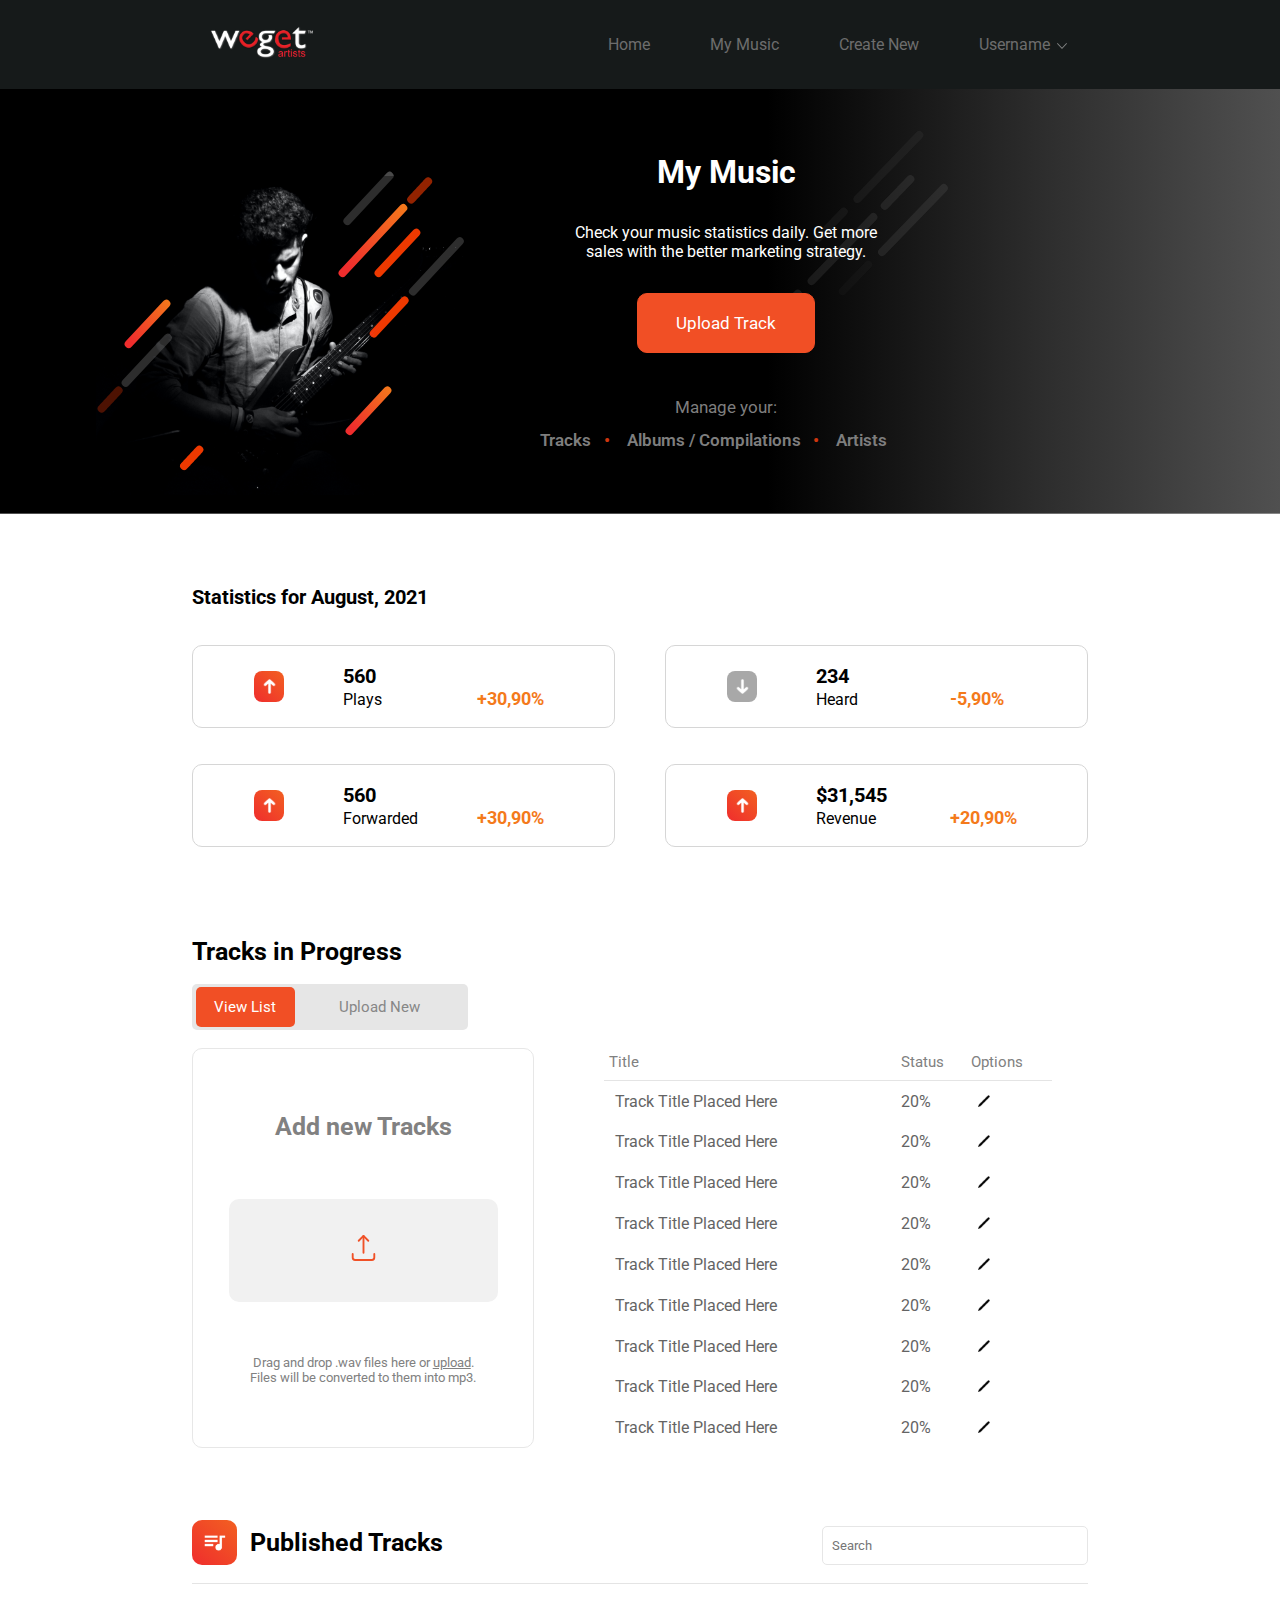
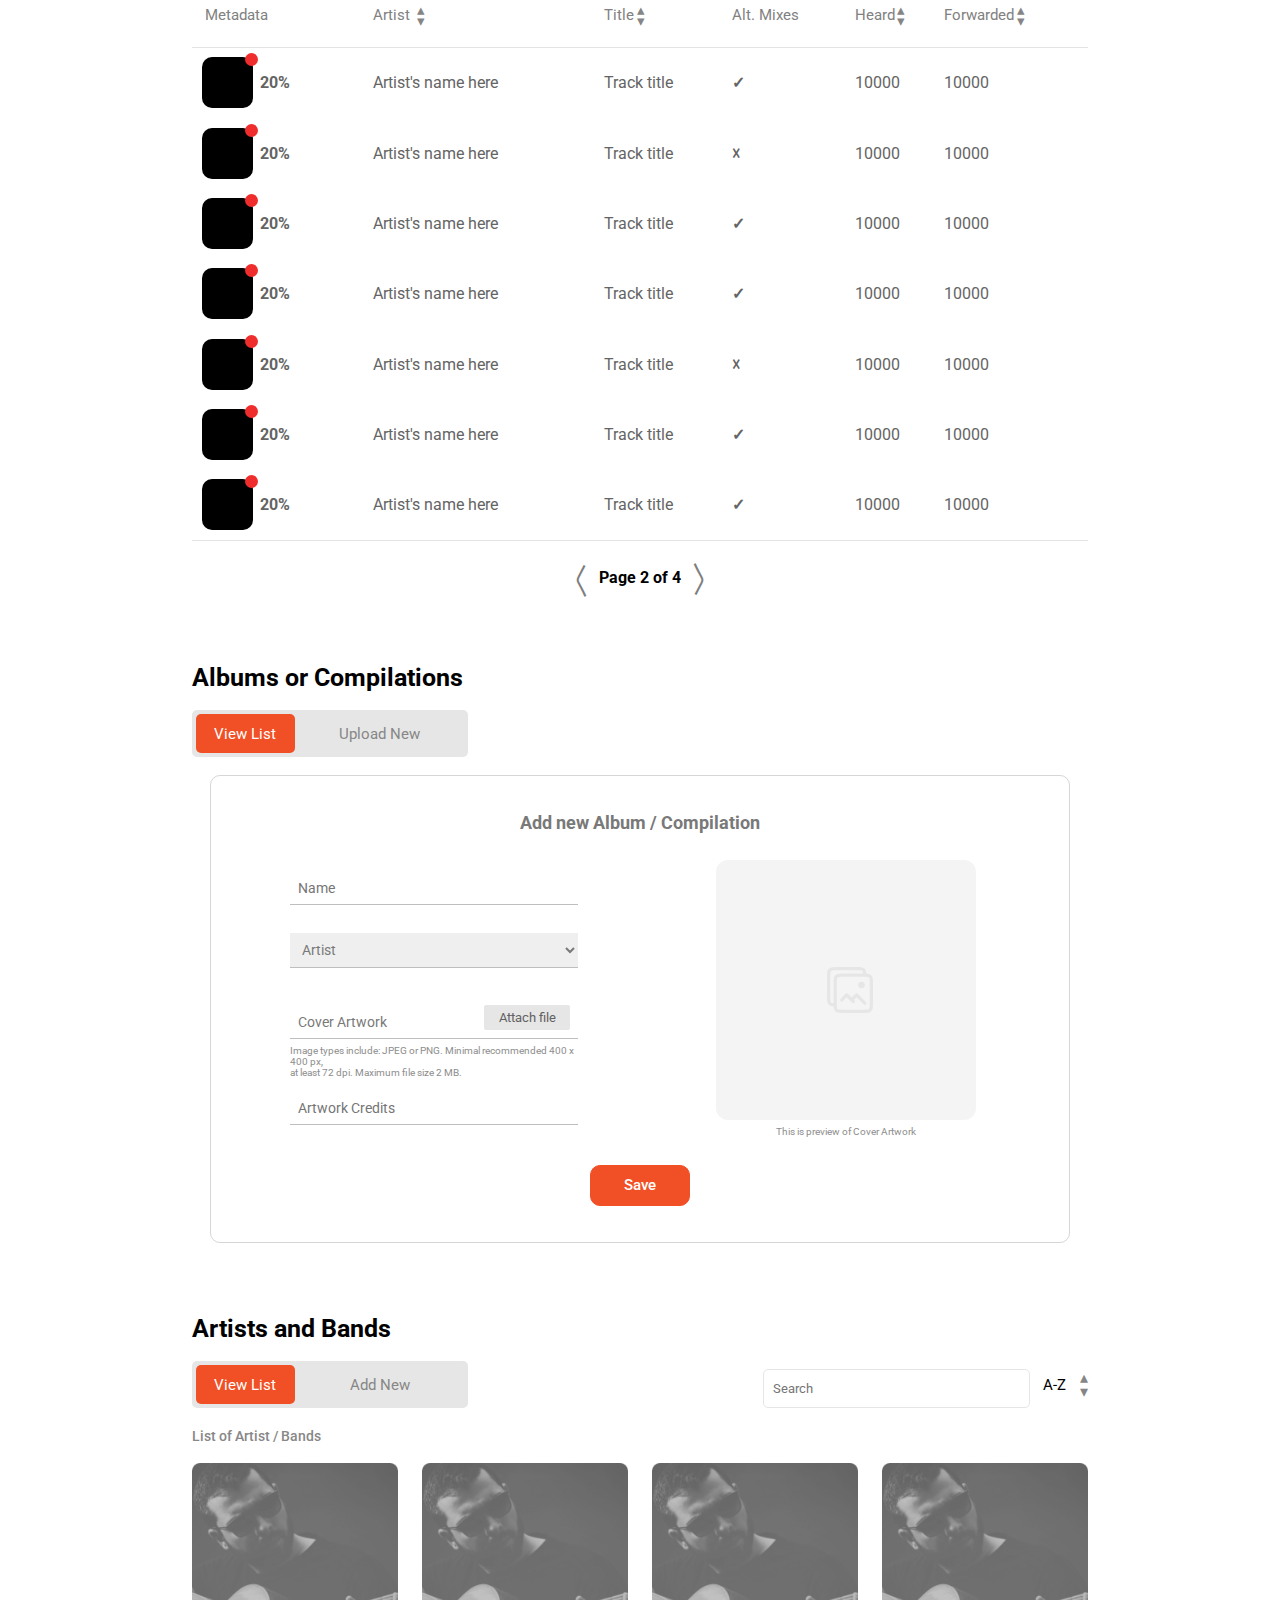
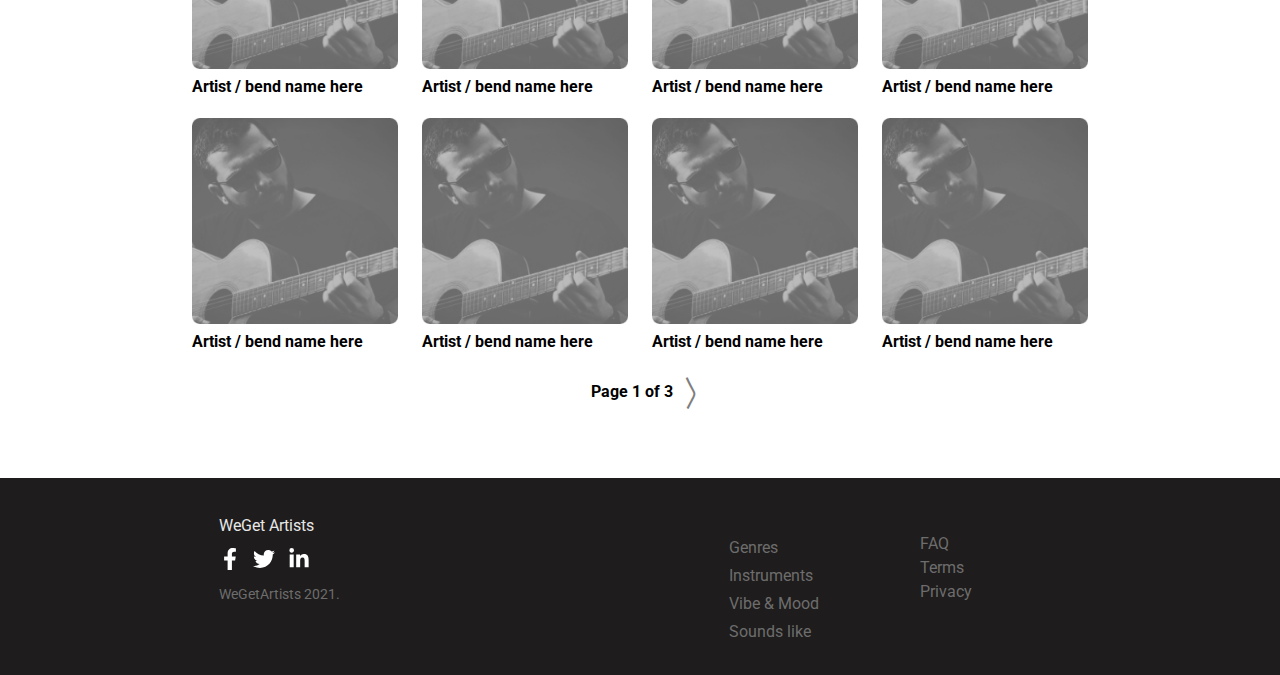
<file: create-new.html>
<!DOCTYPE html>
<html lang="en">
<head>
    <meta charset="UTF-8">
    <meta http-equiv="X-UA-Compatible" content="IE=edge">
    <meta name="viewport" content="width=device-width, initial-scale=1.0">
    <link rel="stylesheet" href="./assets/css/index.css">
    <link rel="preconnect" href="https://fonts.googleapis.com">
    <link rel="preconnect" href="https://fonts.gstatic.com" crossorigin>
    <link href="https://fonts.googleapis.com/css2?family=Roboto:wght@300;400;500&display=swap" rel="stylesheet">
    <title>Create New</title>
</head>
<body>

    <header>

        <div id="HeaderWrapp">

            <div>
                <img src="./assets/images/logo.png" alt="wegetartists" />
            </div>
            
            <nav>

                <div><a href="./index.html">Home</a></div>
                <div><a href="./my-music.html">My Music</a></div>
                <div><a href="./create-new.html">Create New</a></div>
                
                <div id="Dropdown">

                    <div class="DropdownMenu">
                        <a href="#">Username</a>
                        <span><img src="./assets/images/icons/down_arrow_icon.png" alt="arrow down" /></span>
                    </div>

                    <div class="DropdownLinks">
                        <a href="#">My profile</a>
                        <a href="#">Logout</a>
                    </div>

                </div>

            </nav>

            <div class="MobNavIcon" onclick="navBar()">
                <img src="./assets/images/icons/hamb.svg" alt="mob-nav" />
            </div>
            
            <nav id="MobNav">

                <div><a href="./index.html">Home</a></div>
                <div><a href="./my-music.html">My Music</a></div>
                <div><a href="./create-new.html">Create New</a></div>
                
                <div id="Dropdown">

                    <div class="DropdownMenu">
                        <a href="#">Username</a>
                        <span><img src="./assets/images/icons/down_arrow_icon.png" alt="arrow down" /></span>
                    </div>

                    <div class="DropdownLinks">
                        <a href="#">My profile</a>
                        <a href="#">Logout</a>
                    </div>

                </div>

            </nav>

        </div>

    </header>

    <main>

        <div id="MainHeader">

            <div></div>

            <div>

                <h1>My Music</h1>
                <p>Check your music statistics daily. Get more <br /> sales with the better marketing strategy.</p>

                <button>Upload Track</button>

                <div>
                    <h4>Manage your:</h4>
                    <div>
                        <span>Tracks</span>
                        <span>Albums / Compilations</span>
                        <span>Artists</span>
                    </div>
                </div>

            </div>

        </div>

        <div id="Wrapper">

            <div class="Container">
                <h3>Statistics for August, 2021</h3>

                <div id="Wrapper-col-1">

                    <div class="Statistics">
                        <div class="StatisticsArrow">
                            <div><img src="./assets/images/arrow.png" alt="Arrow" /></div>
                        </div>
                        <div>
                            <h3>560</h3>
                            <p>Plays</p>
                        </div>
                        <div>+30,90%</div>
                    </div>

                    <div class="Statistics">
                        <div class="StatisticsArrow">
                            <div><img src="./assets/images/arrow.png" alt="Arrow" /></div>
                        </div>
                        <div>
                            <h3>234</h3>
                            <p>Heard</p>
                        </div>
                        <div>-5,90%</div>
                    </div>

                    <div class="Statistics">
                        <div class="StatisticsArrow">
                            <div><img src="./assets/images/arrow.png" alt="Arrow" /></div>
                        </div>
                        <div>
                            <h3>560</h3>
                            <p>Forwarded</p>
                        </div>
                        <div>+30,90%</div>
                    </div>

                    <div class="Statistics">
                        <div class="StatisticsArrow">
                            <div><img src="./assets/images/arrow.png" alt="Arrow" /></div>
                        </div>
                        <div>
                            <h3>$31,545</h3>
                            <p>Revenue</p>
                        </div>
                        <div>+20,90%</div>
                    </div>

                </div>
                
            </div>

            <div class="Container">

                <h3>Tracks in Progress</h3>

                <div id="InputWrapp">

                    <div>
                        <div class="Toggle">
                            <div>View List</div>
                            <div>Upload New</div>
                        </div>
                    </div>

                    <div></div>

                </div>

                <div id="AddNewTracksWrapp">

                    <div id="AddNewTracks">

                        <div><h3>Add new Tracks</h3></div>

                        <div>
                            <img src="./assets/images/icons/upload.svg" alt="upload" />
                        </div>

                        <div><p>Drag and drop .wav files here or <label style="text-decoration: underline;">upload</label>. <br /> Files will be converted to them into mp3.</p></div>

                    </div>

                    <div id="AddNewTracksUploaded">

                        <div class="TableContainer">
                            <table>
                                <thead>
                                    <tr>
                                        <th>Title</th>
                                        <th>Status</th>
                                        <th>Options</th>
                                    </tr>
                                </thead>
                                <tbody>
                                    <tr>
                                        <td>Track Title Placed Here</td>
                                        <td>20%</td>
                                        <td class="Edit">
                                            <div>Edit</div>
                                            <div><img src="./assets/images/icons/pen.png" alt="edit" /></div>
                                        </td>
                                    </tr>
                                    <tr>
                                        <td>Track Title Placed Here</td>
                                        <td>20%</td>
                                        <td class="Edit">
                                            <div>Edit</div>
                                            <div><img src="./assets/images/icons/pen.png" alt="edit" /></div>
                                        </td>
                                    </tr>
                                    <tr>
                                        <td>Track Title Placed Here</td>
                                        <td>20%</td>
                                        <td class="Edit">
                                            <div>Edit</div>
                                            <div><img src="./assets/images/icons/pen.png" alt="edit" /></div>
                                        </td>
                                    </tr>
                                    <tr>
                                        <td>Track Title Placed Here</td>
                                        <td>20%</td>
                                        <td class="Edit">
                                            <div>Edit</div>
                                            <div><img src="./assets/images/icons/pen.png" alt="edit" /></div>
                                        </td>
                                    </tr>
                                    <tr>
                                        <td>Track Title Placed Here</td>
                                        <td>20%</td>
                                        <td class="Edit">
                                            <div>Edit</div>
                                            <div><img src="./assets/images/icons/pen.png" alt="edit" /></div>
                                        </td>
                                    </tr>
                                    <tr>
                                        <td>Track Title Placed Here</td>
                                        <td>20%</td>
                                        <td class="Edit">
                                            <div>Edit</div>
                                            <div><img src="./assets/images/icons/pen.png" alt="edit" /></div>
                                        </td>
                                    </tr>
                                    <tr>
                                        <td>Track Title Placed Here</td>
                                        <td>20%</td>
                                        <td class="Edit">
                                            <div>Edit</div>
                                            <div><img src="./assets/images/icons/pen.png" alt="edit" /></div>
                                        </td>
                                    </tr>
                                    <tr>
                                        <td>Track Title Placed Here</td>
                                        <td>20%</td>
                                        <td class="Edit">
                                            <div>Edit</div>
                                            <div><img src="./assets/images/icons/pen.png" alt="edit" /></div>
                                        </td>
                                    </tr>
                                    <tr>
                                        <td>Track Title Placed Here</td>
                                        <td>20%</td>
                                        <td class="Edit">
                                            <div>Edit</div>
                                            <div><img src="./assets/images/icons/pen.png" alt="edit" /></div>
                                        </td>
                                    </tr>
                                    <tr>
                                        <td>Track Title Placed Here</td>
                                        <td>20%</td>
                                        <td class="Edit">
                                            <div>Edit</div>
                                            <div><img src="./assets/images/icons/pen.png" alt="edit" /></div>
                                        </td>
                                    </tr>
                                    <tr>
                                        <td>Track Title Placed Here</td>
                                        <td>20%</td>
                                        <td class="Edit">
                                            <div>Edit</div>
                                            <div><img src="./assets/images/icons/pen.png" alt="edit" /></div>
                                        </td>
                                    </tr>
                                    <tr>
                                        <td>Track Title Placed Here</td>
                                        <td>20%</td>
                                        <td class="Edit">
                                            <div>Edit</div>
                                            <div><img src="./assets/images/icons/pen.png" alt="edit" /></div>
                                        </td>
                                    </tr>
                                    <tr>
                                        <td>Track Title Placed Here</td>
                                        <td>20%</td>
                                        <td class="Edit">
                                            <div>Edit</div>
                                            <div><img src="./assets/images/icons/pen.png" alt="edit" /></div>
                                        </td>
                                    </tr>
                                    <tr>
                                        <td>Track Title Placed Here</td>
                                        <td>20%</td>
                                        <td class="Edit">
                                            <div>Edit</div>
                                            <div><img src="./assets/images/icons/pen.png" alt="edit" /></div>
                                        </td>
                                    </tr>
                                    <tr>
                                        <td>Track Title Placed Here</td>
                                        <td>20%</td>
                                        <td class="Edit">
                                            <div>Edit</div>
                                            <div><img src="./assets/images/icons/pen.png" alt="edit" /></div>
                                        </td>
                                    </tr>
                                    <tr>
                                        <td>Track Title Placed Here</td>
                                        <td>20%</td>
                                        <td class="Edit">
                                            <div>Edit</div>
                                            <div><img src="./assets/images/icons/pen.png" alt="edit" /></div>
                                        </td>
                                    </tr>
                                    <tr>
                                        <td>Track Title Placed Here</td>
                                        <td>20%</td>
                                        <td class="Edit">
                                            <div>Edit</div>
                                            <div><img src="./assets/images/icons/pen.png" alt="edit" /></div>
                                        </td>
                                    </tr>
                                    <tr>
                                        <td>Track Title Placed Here</td>
                                        <td>20%</td>
                                        <td class="Edit">
                                            <div>Edit</div>
                                            <div><img src="./assets/images/icons/pen.png" alt="edit" /></div>
                                        </td>
                                    </tr>
                                </tbody>
                            </table>
                        </div>
    
                    </div>

                </div>



            </div>

            <div class="Container">

                <div id="Wrapper-col-3">

                    <div id="InputWrapp">

                        <div id="HeaderNImg">
                            <div><img src="assets/images/music-icon.png" alt="Published Tracks"/></div>
                            <h3>Published Tracks</h3>
                        </div>

                        <div><input type="text" placeholder="Search" /></div>

                    </div>

                    <div class="TableContainer">

                            <table>
                            
                                <thead>
                                    <th>Metadata</th>
                                    <th>
                                        <div>
                                            <p>Artist</p>
                                            <div class="TableArrows">
                                                <div>▴</div>
                                                <div>▾</div>
                                            </div>
                                        </div>
                                    </th>
                                    <th>
                                        <div>
                                            <p>Title</p>
                                            <div class="TableArrows">
                                                <div>▴</div>
                                                <div>▾</div>
                                            </div>
                                        </div>
                                    </th>
                                    <th>Alt. Mixes</th>
                                    <th>
                                        <div>
                                            <p>Heard</p>
                                            <div class="TableArrows">
                                                <div>▴</div>
                                                <div>▾</div>
                                            </div>
                                        </div>
                                    </th>
                                    <th>
                                        <div>
                                            <p>Forwarded</p>
                                            <div class="TableArrows">
                                                <div>▴</div>
                                                <div>▾</div>
                                            </div>
                                        </div>
                                    </th>
                                    <th>
                                        <div>
                                            <p>Listens</p>
                                            <div class="TableArrows">
                                                <div>▴</div>
                                                <div>▾</div>
                                            </div>
                                        </div>
                                    </th>
                                    <th>
                                        <div>
                                            <p>Plays</p>
                                            <div class="TableArrows">
                                                <div>▴</div>
                                                <div>▾</div>
                                            </div>
                                        </div>
                                    </th>
                                    <th>
                                        <div>
                                            <p>Revenue</p>
                                            <div class="TableArrows">
                                                <div>▴</div>
                                                <div>▾</div>
                                            </div>
                                        </div>
                                    </th>
                                    <th>Options</th>
                                </thead>

                                <tbody>
                                    <tr>
                                        <td>
                                            <div class="Metadata">
                                                <div></div>
                                            </div>
                                            <span>20%</span>
                                        </td>
                                        <td>Artist's name here</td>
                                        <td>Track title</td>
                                        <td>✓</td>
                                        <td>10000</td>
                                        <td>10000</td>
                                        <td>10000</td>
                                        <td>10000</td>
                                        <td>$100,000,000</td>
                                        <td>•••</td>
                                    </tr>
                                    <tr>
                                        <td>
                                            <div class="Metadata">
                                                <div></div>
                                            </div>
                                            <span>20%</span>
                                        </td>
                                        <td>Artist's name here</td>
                                        <td>Track title</td>
                                        <td>☓</td>
                                        <td>10000</td>
                                        <td>10000</td>
                                        <td>10000</td>
                                        <td>10000</td>
                                        <td>$100,000,000</td>
                                        <td>•••</td>
                                    </tr>
                                    <tr>
                                        <td>
                                            <div class="Metadata">
                                                <div></div>
                                            </div>
                                            <span>20%</span>
                                        </td>
                                        <td>Artist's name here</td>
                                        <td>Track title</td>
                                        <td>✓</td>
                                        <td>10000</td>
                                        <td>10000</td>
                                        <td>10000</td>
                                        <td>10000</td>
                                        <td>$100,000,000</td>
                                        <td>•••</td>
                                    </tr>
                                    <tr>
                                        <td>
                                            <div class="Metadata">
                                                <div></div>
                                            </div>
                                            <span>20%</span>
                                        </td>
                                        <td>Artist's name here</td>
                                        <td>Track title</td>
                                        <td>✓</td>
                                        <td>10000</td>
                                        <td>10000</td>
                                        <td>10000</td>
                                        <td>10000</td>
                                        <td>$100,000,000</td>
                                        <td>•••</td>
                                    </tr>
                                    <tr>
                                        <td>
                                            <div class="Metadata">
                                                <div></div>
                                            </div>
                                            <span>20%</span>
                                        </td>
                                        <td>Artist's name here</td>
                                        <td>Track title</td>
                                        <td>☓</td>
                                        <td>10000</td>
                                        <td>10000</td>
                                        <td>10000</td>
                                        <td>10000</td>
                                        <td>$100,000,000</td>
                                        <td>•••</td>
                                    </tr>
                                    <tr>
                                        <td>
                                            <div class="Metadata">
                                                <div></div>
                                            </div>
                                            <span>20%</span>
                                        </td>
                                        <td>Artist's name here</td>
                                        <td>Track title</td>
                                        <td>✓</td>
                                        <td>10000</td>
                                        <td>10000</td>
                                        <td>10000</td>
                                        <td>10000</td>
                                        <td>$100,000,000</td>
                                        <td>•••</td>
                                    </tr>
                                    <tr>
                                        <td>
                                            <div class="Metadata">
                                                <div></div>
                                            </div>
                                            <span>20%</span>
                                        </td>
                                        <td>Artist's name here</td>
                                        <td>Track title</td>
                                        <td>✓</td>
                                        <td>10000</td>
                                        <td>10000</td>
                                        <td>10000</td>
                                        <td>10000</td>
                                        <td>$100,000,000</td>
                                        <td>•••</td>
                                    </tr>
                                </tbody>
                            
                            </table>

                    </div>

                    <div class="PageNum">
                        <span>〱</span>
                        Page 2 of 4
                        <span>〱</span>
                    </div>

                </div>

            </div>

            <div class="Container">

                <h3>Albums or Compilations</h3>

                <div id="InputWrapp">

                    <div>
                        <div class="Toggle">
                            <div>View List</div>
                            <div>Upload New</div>
                        </div>
                    </div>

                    <div></div>

                </div>

                <div id="UploadAlbumWrapp">

                    <h4>Add new Album / Compilation</h4>

                    <div>

                        <div class="UploadAlbum">

                            <form>

                                <div>
                                    <input type="text" placeholder="Name" />
                                </div>

                                <div>
                                    <select>
                                        <optgroup>
                                            <option value="" selected disabled hidden>Artist</option>
                                            <option value="">Artist 1</option>
                                            <option value="">Artist 2</option>
                                            <option value="">Artist 3</option>
                                        </optgroup>
                                    </select>
                                </div>

                                <div class="AttachFile">
                                    <div>Cover Artwork</div>
                                    <button>Attach file</button>
                                </div>

                                <span>Image types include: JPEG or PNG. Minimal recommended 400 x 400 px, <br /> at least 72 dpi. Maximum file size 2 MB.</span>

                                <div>
                                    <input type="text" placeholder="Artwork Credits" />
                                </div>

                            </form>

                        </div>

                        <div class="ImgPreview">
                            <div class="UploadedImg"><img src="./assets/images/upload-img.svg" alt="UploadedImg" /></div>
                            <span>This is preview of Cover Artwork</span>
                        </div>

                    </div>

                    <button>Save</button>

                </div>

            </div>

            <div class="Container">

                <h3>Artists and Bands</h3>

                <div id="InputWrapp">

                    <div>
                        <div class="Toggle">
                            <div>View List</div>
                            <div>Add New</div>
                        </div>
                    </div>

                    <div>
                        <input type="text" placeholder="Search" />
                        <div id="ArrowsSearch">
                            <p>A-Z</p>
                            <div class="TableArrows">
                                <div>▴</div>
                                <div>▾</div>
                            </div>
                        </div>
                    </div>

                </div>

                <span class="CompilationsSpan">List of Artist / Bands</span>

                <div id="Compilations">

                    <div class="Compilation">
                        <img src="./assets/images/artist.png" alt="Compilation" />
                        <h4>Artist / bend name here</h4>
                    </div>

                    <div class="Compilation">
                        <img src="./assets/images/artist.png" alt="Compilation" />
                        <h4>Artist / bend name here</h4>
                    </div>

                    <div class="Compilation">
                        <img src="./assets/images/artist.png" alt="Compilation" />
                        <h4>Artist / bend name here</h4>
                    </div>

                    <div class="Compilation">
                        <img src="./assets/images/artist.png" alt="Compilation" />
                        <h4>Artist / bend name here</h4>
                    </div>

                </div>

                <div id="Compilations">

                    <div class="Compilation">
                        <img src="./assets/images/artist.png" alt="Compilation" />
                        <h4>Artist / bend name here</h4>
                    </div>

                    <div class="Compilation">
                        <img src="./assets/images/artist.png" alt="Compilation" />
                        <h4>Artist / bend name here</h4>
                    </div>

                    <div class="Compilation">
                        <img src="./assets/images/artist.png" alt="Compilation" />
                        <h4>Artist / bend name here</h4>
                    </div>

                    <div class="Compilation">
                        <img src="./assets/images/artist.png" alt="Compilation" />
                        <h4>Artist / bend name here</h4>
                    </div>

                </div>

                <div class="PageNum">
                    <span style="color: #d4d4d4;"></span>
                    Page 1 of 3
                    <span>〱</span>
                </div>

            </div> 

        </div>
    
    </main>
        
    <footer>

        <div id="FooterWrapp">

            <div>

                <div style="color: #e7e7e7;">WeGet Artists</div>

                <div style="margin: 3% 0%;">
                    <img src="./assets/images/icons/icon-fa-fb.svg" alt="Facebook"/>
                    <img src="./assets/images/icons/icon-fa-twitter.svg" alt="Twitter"/>
                    <img src="./assets/images/icons/icon-fa-linkedin.svg" alt="LinkedIn"/>
                </div>

                <div style="color: #6d6d6d; font-size: 14px;">WeGetArtists 2021.</div>

            </div>

            <div id="FooterLinks">

                <div>
                    <a href="#">Genres</a>
                    <a href="#">Instruments</a>
                    <a href="#">Vibe & Mood</a>
                    <a href="#">Sounds like</a>
                </div>

                <div>
                    <a href="#">FAQ</a>
                    <a href="#">Terms</a>
                    <a href="#">Privacy</a>
                </div>

            </div>

        </div>

    </footer>
    
    <script src="./assets/js/nav.js"></script>
</body>
</html>
</file>
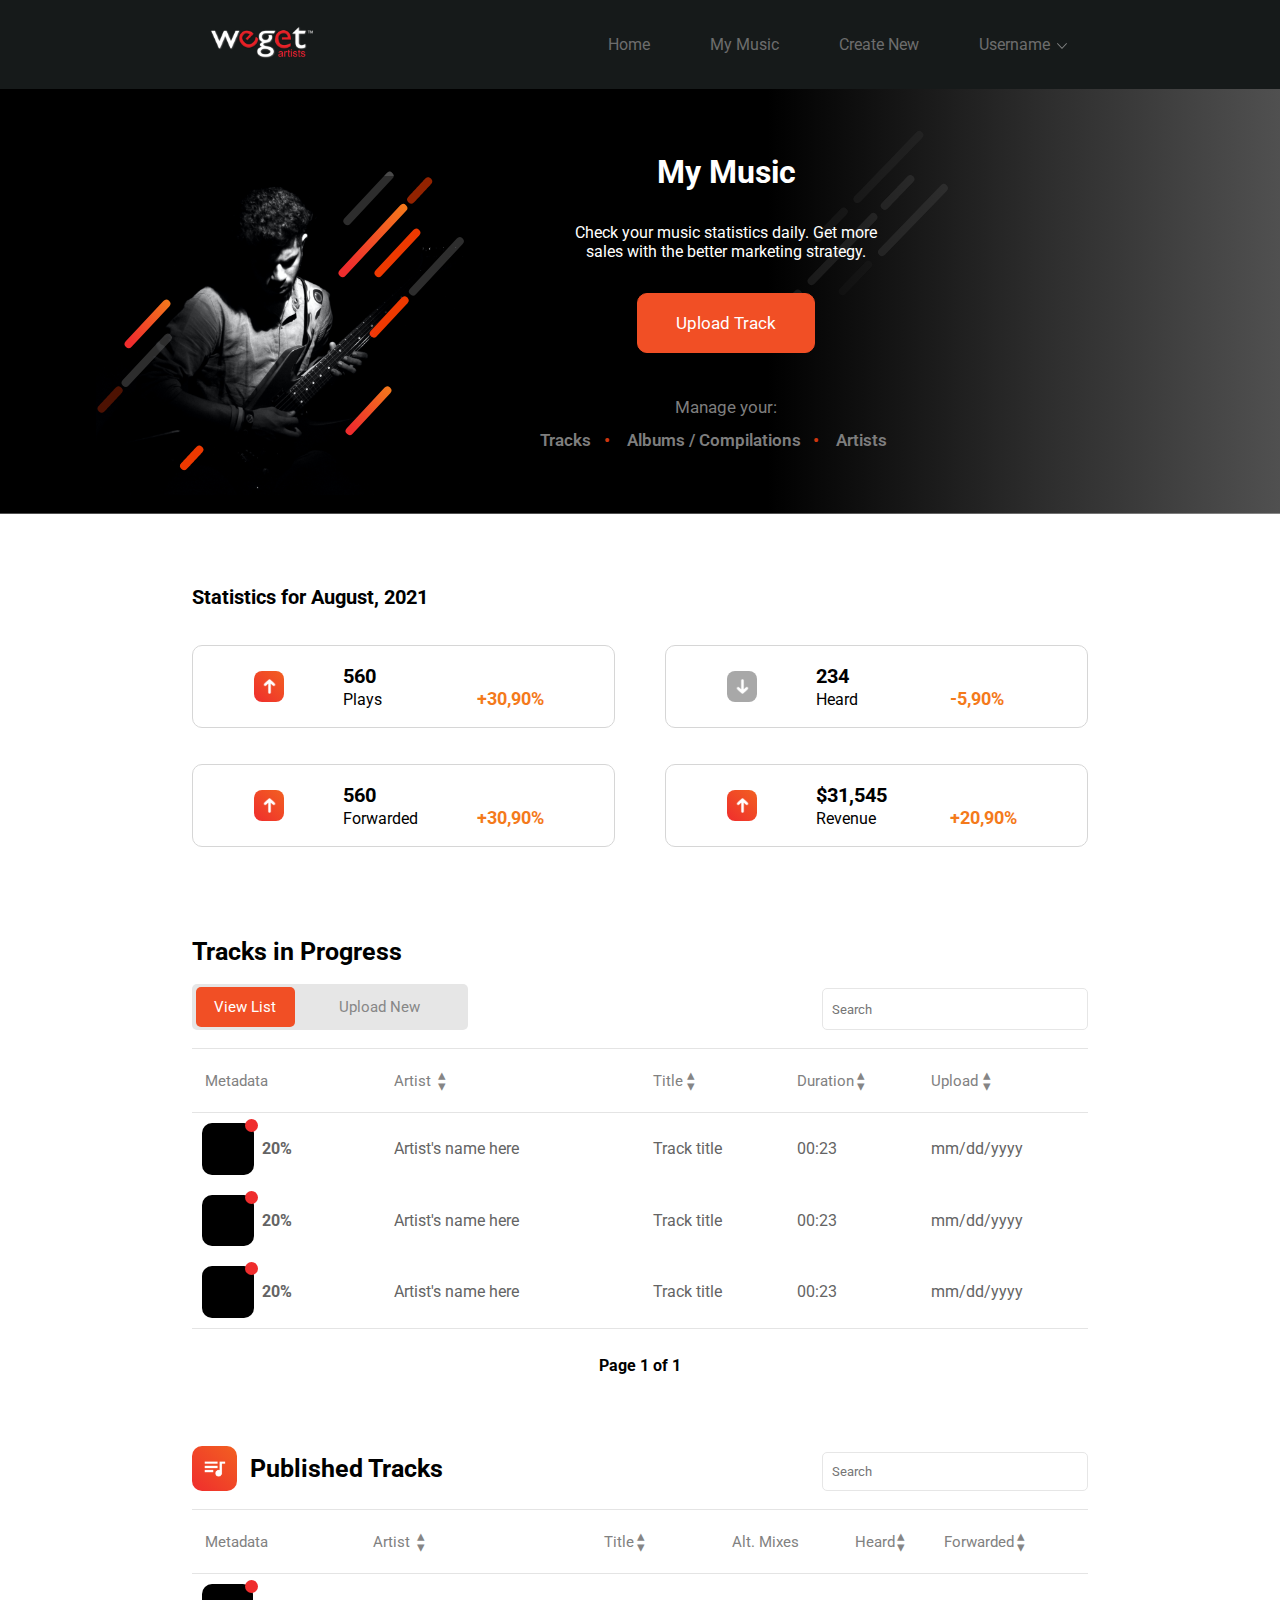
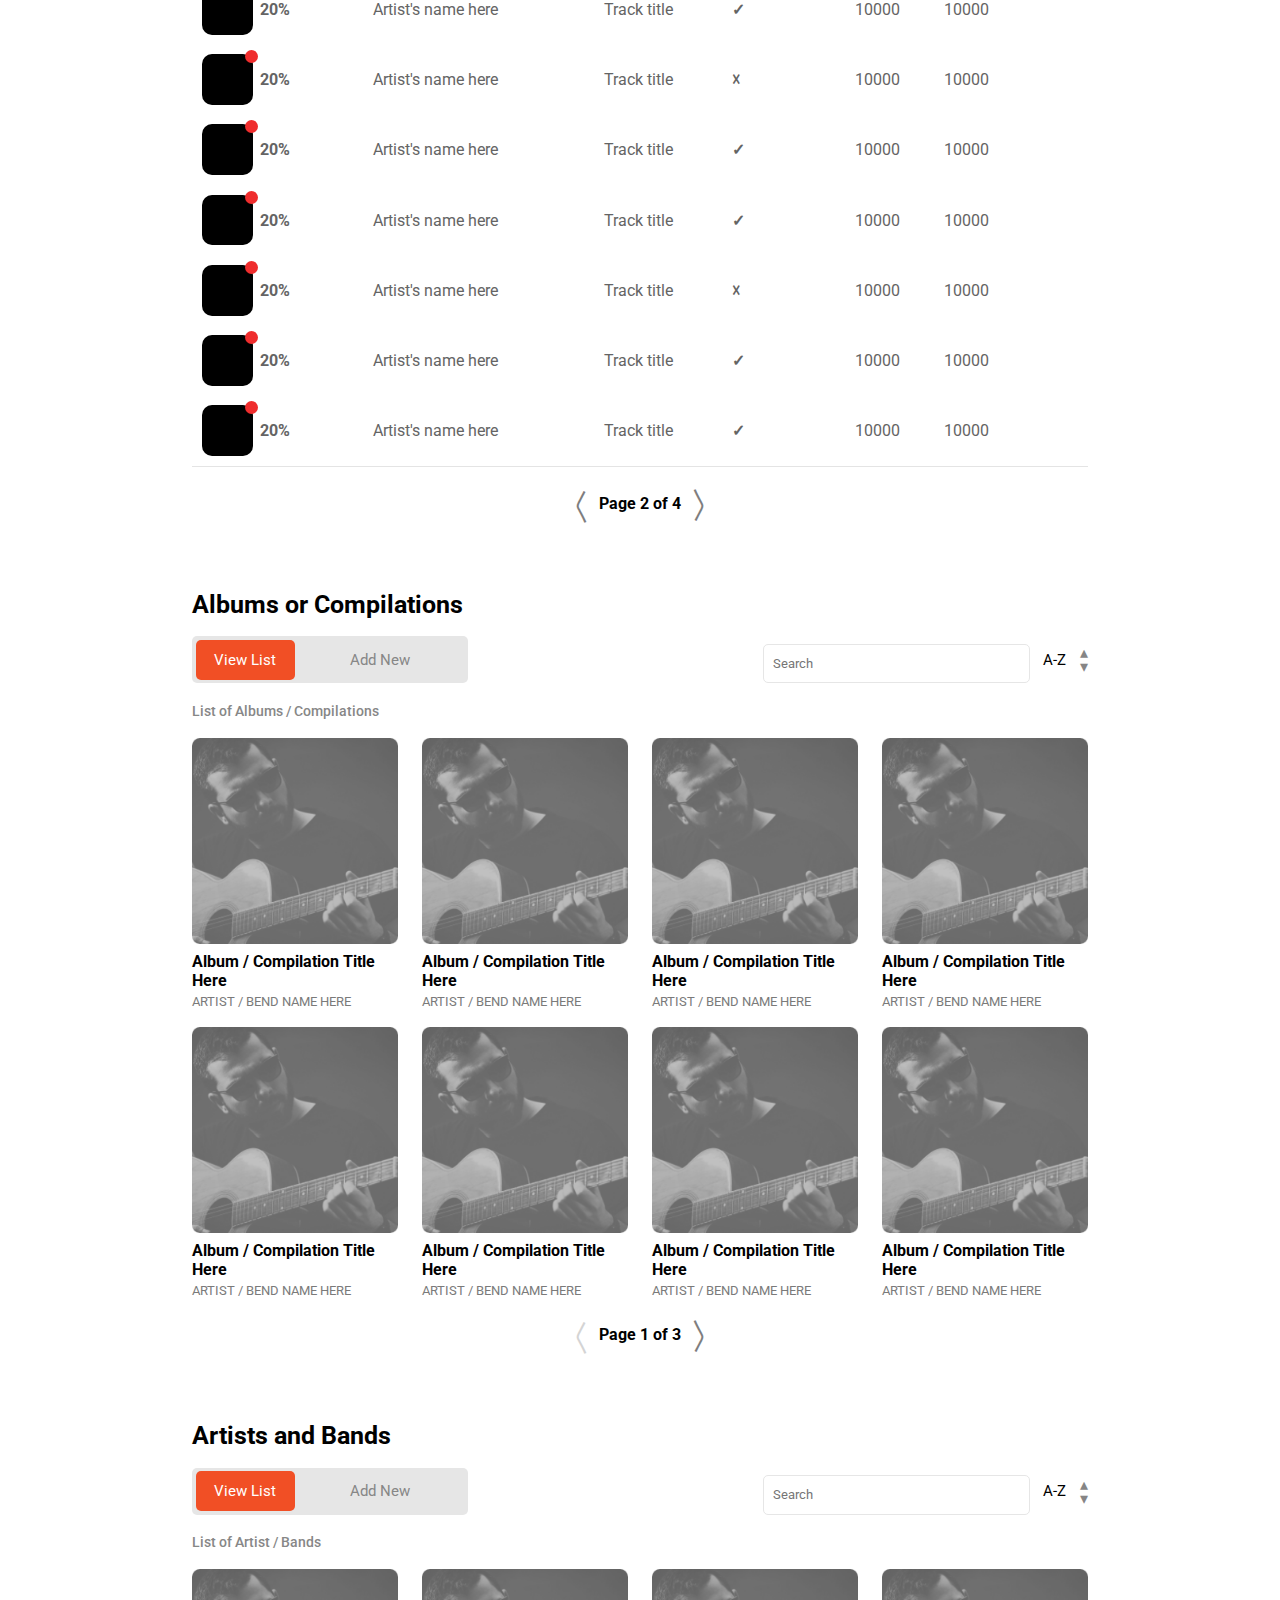
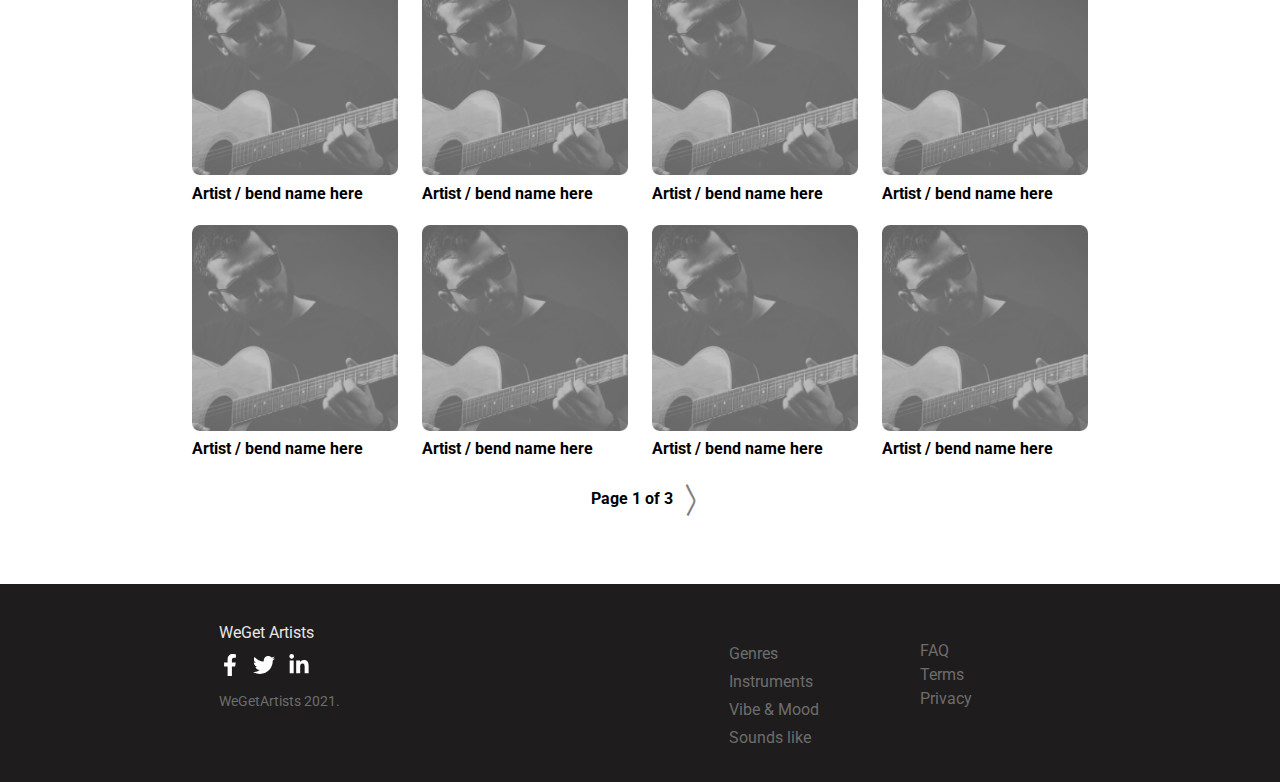
<file: my-music.html>
<!DOCTYPE html>
<html>
<head>
    <meta charset="UTF-8">
    <meta http-equiv="X-UA-Compatible" content="IE=edge">
    <meta name="viewport" content="width=device-width, initial-scale=1.0">
    <link rel="stylesheet" href="./assets/css/index.css">
    <link rel="preconnect" href="https://fonts.googleapis.com">
    <link rel="preconnect" href="https://fonts.gstatic.com" crossorigin>
    <link href="https://fonts.googleapis.com/css2?family=Roboto:wght@300;400;500&display=swap" rel="stylesheet">
    <title>My Music</title>
</head>
<body>

    <header>

        <div id="HeaderWrapp">

            <div>
                <img src="./assets/images/logo.png" alt="wegetartists" />
            </div>
            
            <nav>

                <div><a href="./index.html">Home</a></div>
                <div><a href="./my-music.html">My Music</a></div>
                <div><a href="./create-new.html">Create New</a></div>
                
                <div id="Dropdown">

                    <div class="DropdownMenu">
                        <a href="#">Username</a>
                        <span><img src="./assets/images/icons/down_arrow_icon.png" alt="arrow down" /></span>
                    </div>

                    <div class="DropdownLinks">
                        <a href="#">My profile</a>
                        <a href="#">Logout</a>
                    </div>

                </div>

            </nav>

            <div class="MobNavIcon" onclick="navBar()">
                <img src="./assets/images/icons/hamb.svg" alt="mob-nav" />
            </div>
            
            <nav id="MobNav">

                <div><a href="./index.html">Home</a></div>
                <div><a href="./my-music.html">My Music</a></div>
                <div><a href="./create-new.html">Create New</a></div>
                
                <div id="Dropdown">

                    <div class="DropdownMenu">
                        <a href="#">Username</a>
                        <span><img src="./assets/images/icons/down_arrow_icon.png" alt="arrow down" /></span>
                    </div>

                    <div class="DropdownLinks">
                        <a href="#">My profile</a>
                        <a href="#">Logout</a>
                    </div>

                </div>

            </nav>

        </div>

    </header>

    <main>

        <div id="MainHeader">

            <div></div>

            <div>

                <h1>My Music</h1>
                <p>Check your music statistics daily. Get more <br /> sales with the better marketing strategy.</p>

                <button>Upload Track</button>

                <div>
                    <h4>Manage your:</h4>
                    <div>
                        <span>Tracks</span>
                        <span>Albums / Compilations</span>
                        <span>Artists</span>
                    </div>
                </div>

            </div>

        </div>

        <div id="Wrapper">

            <div class="Container">
                <h3>Statistics for August, 2021</h3>

                <div id="Wrapper-col-1">

                    <div class="Statistics">
                        <div class="StatisticsArrow">
                            <div><img src="./assets/images/arrow.png" alt="Arrow" /></div>
                        </div>
                        <div>
                            <h3>560</h3>
                            <p>Plays</p>
                        </div>
                        <div>+30,90%</div>
                    </div>

                    <div class="Statistics">
                        <div class="StatisticsArrow">
                            <div><img src="./assets/images/arrow.png" alt="Arrow" /></div>
                        </div>
                        <div>
                            <h3>234</h3>
                            <p>Heard</p>
                        </div>
                        <div>-5,90%</div>
                    </div>

                    <div class="Statistics">
                        <div class="StatisticsArrow">
                            <div><img src="./assets/images/arrow.png" alt="Arrow" /></div>
                        </div>
                        <div>
                            <h3>560</h3>
                            <p>Forwarded</p>
                        </div>
                        <div>+30,90%</div>
                    </div>

                    <div class="Statistics">
                        <div class="StatisticsArrow">
                            <div><img src="./assets/images/arrow.png" alt="Arrow" /></div>
                        </div>
                        <div>
                            <h3>$31,545</h3>
                            <p>Revenue</p>
                        </div>
                        <div>+20,90%</div>
                    </div>

                </div>
                
            </div>

            <div class="Container">
                <h3>Tracks in Progress</h3>

                <div id="Wrapper-col-2">

                    <div id="InputWrapp">

                        <div>
                            <div class="Toggle">
                                <div>View List</div>
                                <div>Upload New</div>
                            </div>
                        </div>

                        <div><input type="text" placeholder="Search" /></div>

                    </div>

                    <div class="TableContainer">

                        <table>
                        
                            <thead>
                                <th>Metadata</th>
                                <th>
                                    <div>
                                        <p>Artist</p>
                                        <div class="TableArrows">
                                            <div>▴</div>
                                            <div>▾</div>
                                        </div>
                                    </div>
                                </th>
                                <th>
                                    <div>
                                        <p>Title</p>
                                        <div class="TableArrows">
                                            <div>▴</div>
                                            <div>▾</div>
                                        </div>
                                    </div>
                                </th>
                                <th>
                                    <div>
                                        <p>Duration</p>
                                        <div class="TableArrows">
                                            <div>▴</div>
                                            <div>▾</div>
                                        </div>
                                    </div>
                                </th>
                                <th>
                                    <div>
                                        <p>Upload</p>
                                        <div class="TableArrows">
                                            <div>▴</div>
                                            <div>▾</div>
                                        </div>
                                    </div>
                                </th>
                                <th>
                                    <div>
                                        <p>Size</p>
                                        <div class="TableArrows">
                                            <div>▴</div>
                                            <div>▾</div>
                                        </div>
                                    </div>
                                </th>
                                <th>
                                    <div>
                                        <p>Status</p>
                                        <div class="TableArrows">
                                            <div>▴</div>
                                            <div>▾</div>
                                        </div>
                                    </div>
                                </th>
                                <th>Options</th>
                            </thead>

                            <tbody>
                                <tr>
                                    <td>
                                        <div class="Metadata">
                                            <div></div>
                                        </div>
                                        <span>20%</span>
                                    </td>
                                    <td>Artist's name here</td>
                                    <td>Track title</td>
                                    <td>00:23</td>
                                    <td>mm/dd/yyyy</td>
                                    <td>245 Mb</td>
                                    <td>Not submitted</td>
                                    <td>•••</td>
                                </tr>
                                <tr>
                                    <td>
                                        <div class="Metadata">
                                            <div></div>
                                        </div>
                                        <span>20%</span>
                                    </td>
                                    <td>Artist's name here</td>
                                    <td>Track title</td>
                                    <td>00:23</td>
                                    <td>mm/dd/yyyy</td>
                                    <td>245 Mb</td>
                                    <td>Not submitted</td>
                                    <td>•••</td>
                                </tr>
                                <tr>
                                    <td>
                                        <div class="Metadata">
                                            <div></div>
                                        </div>
                                        <span>20%</span>
                                    </td>
                                    <td>Artist's name here</td>
                                    <td>Track title</td>
                                    <td>00:23</td>
                                    <td>mm/dd/yyyy</td>
                                    <td>245 Mb</td>
                                    <td>Not submitted</td>
                                    <td>•••</td>
                                </tr>
                            </tbody>
                        
                        </table>

                    </div>

                </div>

                <div class="PageNum">Page 1 of 1</div>

            </div>

            <div class="Container">

                <div id="Wrapper-col-3">

                    <div id="InputWrapp">

                        <div id="HeaderNImg">
                            <div><img src="assets/images/music-icon.png" alt="Published Tracks"/></div>
                            <h3>Published Tracks</h3>
                        </div>

                        <div><input type="text" placeholder="Search" /></div>

                    </div>

                    <div class="TableContainer">

                            <table>
                            
                                <thead>
                                    <th>Metadata</th>
                                    <th>
                                        <div>
                                            <p>Artist</p>
                                            <div class="TableArrows">
                                                <div>▴</div>
                                                <div>▾</div>
                                            </div>
                                        </div>
                                    </th>
                                    <th>
                                        <div>
                                            <p>Title</p>
                                            <div class="TableArrows">
                                                <div>▴</div>
                                                <div>▾</div>
                                            </div>
                                        </div>
                                    </th>
                                    <th>Alt. Mixes</th>
                                    <th>
                                        <div>
                                            <p>Heard</p>
                                            <div class="TableArrows">
                                                <div>▴</div>
                                                <div>▾</div>
                                            </div>
                                        </div>
                                    </th>
                                    <th>
                                        <div>
                                            <p>Forwarded</p>
                                            <div class="TableArrows">
                                                <div>▴</div>
                                                <div>▾</div>
                                            </div>
                                        </div>
                                    </th>
                                    <th>
                                        <div>
                                            <p>Listens</p>
                                            <div class="TableArrows">
                                                <div>▴</div>
                                                <div>▾</div>
                                            </div>
                                        </div>
                                    </th>
                                    <th>
                                        <div>
                                            <p>Plays</p>
                                            <div class="TableArrows">
                                                <div>▴</div>
                                                <div>▾</div>
                                            </div>
                                        </div>
                                    </th>
                                    <th>
                                        <div>
                                            <p>Revenue</p>
                                            <div class="TableArrows">
                                                <div>▴</div>
                                                <div>▾</div>
                                            </div>
                                        </div>
                                    </th>
                                    <th>Options</th>
                                </thead>

                                <tbody>
                                    <tr>
                                        <td>
                                            <div class="Metadata">
                                                <div></div>
                                            </div>
                                            <span>20%</span>
                                        </td>
                                        <td>Artist's name here</td>
                                        <td>Track title</td>
                                        <td>✓</td>
                                        <td>10000</td>
                                        <td>10000</td>
                                        <td>10000</td>
                                        <td>10000</td>
                                        <td>$100,000,000</td>
                                        <td>•••</td>
                                    </tr>
                                    <tr>
                                        <td>
                                            <div class="Metadata">
                                                <div></div>
                                            </div>
                                            <span>20%</span>
                                        </td>
                                        <td>Artist's name here</td>
                                        <td>Track title</td>
                                        <td>☓</td>
                                        <td>10000</td>
                                        <td>10000</td>
                                        <td>10000</td>
                                        <td>10000</td>
                                        <td>$100,000,000</td>
                                        <td>•••</td>
                                    </tr>
                                    <tr>
                                        <td>
                                            <div class="Metadata">
                                                <div></div>
                                            </div>
                                            <span>20%</span>
                                        </td>
                                        <td>Artist's name here</td>
                                        <td>Track title</td>
                                        <td>✓</td>
                                        <td>10000</td>
                                        <td>10000</td>
                                        <td>10000</td>
                                        <td>10000</td>
                                        <td>$100,000,000</td>
                                        <td>•••</td>
                                    </tr>
                                    <tr>
                                        <td>
                                            <div class="Metadata">
                                                <div></div>
                                            </div>
                                            <span>20%</span>
                                        </td>
                                        <td>Artist's name here</td>
                                        <td>Track title</td>
                                        <td>✓</td>
                                        <td>10000</td>
                                        <td>10000</td>
                                        <td>10000</td>
                                        <td>10000</td>
                                        <td>$100,000,000</td>
                                        <td>•••</td>
                                    </tr>
                                    <tr>
                                        <td>
                                            <div class="Metadata">
                                                <div></div>
                                            </div>
                                            <span>20%</span>
                                        </td>
                                        <td>Artist's name here</td>
                                        <td>Track title</td>
                                        <td>☓</td>
                                        <td>10000</td>
                                        <td>10000</td>
                                        <td>10000</td>
                                        <td>10000</td>
                                        <td>$100,000,000</td>
                                        <td>•••</td>
                                    </tr>
                                    <tr>
                                        <td>
                                            <div class="Metadata">
                                                <div></div>
                                            </div>
                                            <span>20%</span>
                                        </td>
                                        <td>Artist's name here</td>
                                        <td>Track title</td>
                                        <td>✓</td>
                                        <td>10000</td>
                                        <td>10000</td>
                                        <td>10000</td>
                                        <td>10000</td>
                                        <td>$100,000,000</td>
                                        <td>•••</td>
                                    </tr>
                                    <tr>
                                        <td>
                                            <div class="Metadata">
                                                <div></div>
                                            </div>
                                            <span>20%</span>
                                        </td>
                                        <td>Artist's name here</td>
                                        <td>Track title</td>
                                        <td>✓</td>
                                        <td>10000</td>
                                        <td>10000</td>
                                        <td>10000</td>
                                        <td>10000</td>
                                        <td>$100,000,000</td>
                                        <td>•••</td>
                                    </tr>
                                </tbody>
                            
                            </table>

                    </div>

                    <div class="PageNum">
                        <span>〱</span>
                        Page 2 of 4
                        <span>〱</span>
                    </div>

                </div>

            </div>

            <div class="Container">

                <h3>Albums or Compilations</h3>

                <div id="InputWrapp">

                    <div>
                        <div class="Toggle">
                            <div>View List</div>
                            <div>Add New</div>
                        </div>
                    </div>

                    <div>
                        <input type="text" placeholder="Search" />
                        <div id="ArrowsSearch">
                            <p>A-Z</p>
                            <div class="TableArrows">
                                <div>▴</div>
                                <div>▾</div>
                            </div>
                        </div>
                    </div>

                </div>

                <span class="CompilationsSpan">List of Albums / Compilations</span>

                <div id="Compilations">

                    <div class="Compilation">
                        <img src="./assets/images/artist.png" alt="Compilation" />
                        <h4>Album / Compilation Title Here</h4>
                        <h5>Artist / bend name here</h5>
                    </div>

                    <div class="Compilation">
                        <img src="./assets/images/artist.png" alt="Compilation" />
                        <h4>Album / Compilation Title Here</h4>
                        <h5>Artist / bend name here</h5>
                    </div>

                    <div class="Compilation">
                        <img src="./assets/images/artist.png" alt="Compilation" />
                        <h4>Album / Compilation Title Here</h4>
                        <h5>Artist / bend name here</h5>
                    </div>

                    <div class="Compilation">
                        <img src="./assets/images/artist.png" alt="Compilation" />
                        <h4>Album / Compilation Title Here</h4>
                        <h5>Artist / bend name here</h5>
                    </div>

                </div>

                <div id="Compilations">

                    <div class="Compilation">
                        <img src="./assets/images/artist.png" alt="Compilation" />
                        <h4>Album / Compilation Title Here</h4>
                        <h5>Artist / bend name here</h5>
                    </div>

                    <div class="Compilation">
                        <img src="./assets/images/artist.png" alt="Compilation" />
                        <h4>Album / Compilation Title Here</h4>
                        <h5>Artist / bend name here</h5>
                    </div>

                    <div class="Compilation">
                        <img src="./assets/images/artist.png" alt="Compilation" />
                        <h4>Album / Compilation Title Here</h4>
                        <h5>Artist / bend name here</h5>
                    </div>

                    <div class="Compilation">
                        <img src="./assets/images/artist.png" alt="Compilation" />
                        <h4>Album / Compilation Title Here</h4>
                        <h5>Artist / bend name here</h5>
                    </div>

                </div>

                <div class="PageNum">
                    <span style="color: #d4d4d4;">〱</span>
                    Page 1 of 3
                    <span>〱</span>
                </div>

            </div> 

            <div class="Container">

                <h3>Artists and Bands</h3>

                <div id="InputWrapp">

                    <div>
                        <div class="Toggle">
                            <div>View List</div>
                            <div>Add New</div>
                        </div>
                    </div>

                    <div>
                        <input type="text" placeholder="Search" />
                        <div id="ArrowsSearch">
                            <p>A-Z</p>
                            <div class="TableArrows">
                                <div>▴</div>
                                <div>▾</div>
                            </div>
                        </div>
                    </div>

                </div>

                <span class="CompilationsSpan">List of Artist / Bands</span>

                <div id="Compilations">

                    <div class="Compilation">
                        <img src="./assets/images/artist.png" alt="Compilation" />
                        <h4>Artist / bend name here</h4>
                    </div>

                    <div class="Compilation">
                        <img src="./assets/images/artist.png" alt="Compilation" />
                        <h4>Artist / bend name here</h4>
                    </div>

                    <div class="Compilation">
                        <img src="./assets/images/artist.png" alt="Compilation" />
                        <h4>Artist / bend name here</h4>
                    </div>

                    <div class="Compilation">
                        <img src="./assets/images/artist.png" alt="Compilation" />
                        <h4>Artist / bend name here</h4>
                    </div>

                </div>

                <div id="Compilations">

                    <div class="Compilation">
                        <img src="./assets/images/artist.png" alt="Compilation" />
                        <h4>Artist / bend name here</h4>
                    </div>

                    <div class="Compilation">
                        <img src="./assets/images/artist.png" alt="Compilation" />
                        <h4>Artist / bend name here</h4>
                    </div>

                    <div class="Compilation">
                        <img src="./assets/images/artist.png" alt="Compilation" />
                        <h4>Artist / bend name here</h4>
                    </div>

                    <div class="Compilation">
                        <img src="./assets/images/artist.png" alt="Compilation" />
                        <h4>Artist / bend name here</h4>
                    </div>

                </div>

                <div class="PageNum">
                    <span style="color: #d4d4d4;"></span>
                    Page 1 of 3
                    <span>〱</span>
                </div>

            </div> 
        
        </div>

    </main>

    <footer>

        <div id="FooterWrapp">

            <div>

                <div style="color: #e7e7e7;">WeGet Artists</div>

                <div style="margin: 3% 0%;">
                    <img src="./assets/images/icons/icon-fa-fb.svg" alt="Facebook"/>
                    <img src="./assets/images/icons/icon-fa-twitter.svg" alt="Twitter"/>
                    <img src="./assets/images/icons/icon-fa-linkedin.svg" alt="LinkedIn"/>
                </div>

                <div style="color: #6d6d6d; font-size: 14px;">WeGetArtists 2021.</div>

            </div>

            <div id="FooterLinks">

                <div>
                    <a href="#">Genres</a>
                    <a href="#">Instruments</a>
                    <a href="#">Vibe & Mood</a>
                    <a href="#">Sounds like</a>
                </div>

                <div>
                    <a href="#">FAQ</a>
                    <a href="#">Terms</a>
                    <a href="#">Privacy</a>
                </div>

            </div>

        </div>

    </footer>
    
</body>
<script src="./assets/js/nav.js"></script>
</html>
</file>
<file: assets/css/index.css>
@charset "UTF-8";
/*-----------------RESPONSIVE*/
/*-----------------NAV*/
@media only screen and (max-width: 425px) {
  #MobNav {
    display: none;
  }
}

@media only screen and (min-width: 426px) and (max-width: 768px) {
  #MobNav {
    display: none;
  }
}

@media only screen and (min-width: 1023px) and (max-width: 1441px) {
  #MobNav {
    display: none;
  }
}

@media only screen and (min-width: 1440px) {
  #MobNav {
    display: none;
  }
}

@media only screen and (max-width: 425px) {
  #MobNav > div {
    margin: 5% 5%;
    text-align: center;
  }
}

.MobNavIcon {
  height: 30px;
  width: 30px;
  cursor: pointer;
  margin: 1% 0%;
}

@media only screen and (min-width: 426px) and (max-width: 768px) {
  .MobNavIcon {
    display: none;
  }
}

@media only screen and (min-width: 1023px) and (max-width: 1441px) {
  .MobNavIcon {
    display: none;
  }
}

@media only screen and (min-width: 1440px) {
  .MobNavIcon {
    display: none;
  }
}

nav {
  display: -webkit-box;
  display: -ms-flexbox;
  display: flex;
  -webkit-box-pack: end;
      -ms-flex-pack: end;
          justify-content: end;
  margin: auto;
}

@media only screen and (max-width: 425px) {
  nav {
    display: none;
  }
}

#HeaderWrapp > nav {
  width: 50%;
}

@media only screen and (max-width: 425px) {
  #HeaderWrapp > nav {
    width: 100%;
  }
}

@media only screen and (min-width: 426px) and (max-width: 768px) {
  #HeaderWrapp > nav {
    width: 70%;
  }
}

@media only screen and (min-width: 1023px) and (max-width: 1441px) {
  #HeaderWrapp > nav {
    width: 70%;
  }
}

#Dropdown img {
  height: 16px;
  width: 16px;
  vertical-align: bottom;
  cursor: pointer;
}

#Dropdown:hover .DropdownLinks {
  display: block;
}

#Dropdown:hover span img {
  -webkit-transform: rotate(180deg);
          transform: rotate(180deg);
}

nav > div {
  margin: 0% 5%;
}

nav > div:last-child {
  margin: 0% 0%;
  margin-left: 5%;
}

nav a, nav a:visited {
  text-decoration: none;
  color: #6d6d6d;
}

nav a:hover {
  color: #d6d6d6;
}

.DropdownLinks {
  display: none;
  position: absolute;
  background: #464545;
  padding: 1%;
}

@media only screen and (max-width: 425px) {
  .DropdownLinks {
    margin-top: 4%;
    position: unset;
  }
}

.DropdownLinks a, .DropdownLinks a:visited {
  display: block;
  color: #bdbdbd;
  margin-top: 4%;
}

.DropdownLinks a:hover {
  color: #d6d6d6;
}

@media only screen and (max-width: 425px) {
  .DropdownLinks a:last-child {
    margin-bottom: 4%;
  }
}

/*-----------------RESPONSIVE*/
/*-----------------HEADER*/
header {
  display: -webkit-box;
  display: -ms-flexbox;
  display: flex;
  -webkit-box-pack: center;
      -ms-flex-pack: center;
          justify-content: center;
  padding: 1%;
  background: #161a1a;
}

@media only screen and (min-width: 426px) and (max-width: 768px) {
  header {
    padding: 2%;
  }
}

@media only screen and (min-width: 1023px) and (max-width: 1441px) {
  header {
    padding: 2%;
  }
}

#HeaderWrapp {
  display: -webkit-box;
  display: -ms-flexbox;
  display: flex;
  -webkit-box-pack: justify;
      -ms-flex-pack: justify;
          justify-content: space-between;
  width: 70%;
}

@media only screen and (max-width: 425px) {
  #HeaderWrapp {
    display: block;
    width: 100%;
  }
}

@media only screen and (min-width: 426px) and (max-width: 768px) {
  #HeaderWrapp {
    width: 90%;
  }
}

#HeaderWrapp > div {
  width: 50%;
}

@media only screen and (max-width: 425px) {
  #HeaderWrapp > div {
    width: 100%;
  }
}

@media only screen and (min-width: 426px) and (max-width: 768px) {
  #HeaderWrapp > div {
    width: 30%;
  }
}

@media only screen and (min-width: 1023px) and (max-width: 1441px) {
  #HeaderWrapp > div {
    width: 30%;
  }
}

@media only screen and (max-width: 425px) {
  #HeaderWrapp > div {
    display: -webkit-box;
    display: -ms-flexbox;
    display: flex;
    -webkit-box-pack: center;
        -ms-flex-pack: center;
            justify-content: center;
    padding: 4% 0%;
    padding-bottom: 0%;
  }
}

#MainHeader {
  display: -webkit-box;
  display: -ms-flexbox;
  display: flex;
  color: white;
  padding: 5%;
  background-image: url("../images/bg.png"), -webkit-gradient(linear, left top, right top, color-stop(60%, black), color-stop(82%, #2e2e2e), to(#505050));
  background-image: url("../images/bg.png"), linear-gradient(90deg, black 60%, #2e2e2e 82%, #505050 100%);
  background-position: center;
  background-repeat: no-repeat;
  text-align: center;
}

@media only screen and (max-width: 425px) {
  #MainHeader {
    padding: 8% 5%;
  }
}

@media only screen and (min-width: 426px) and (max-width: 768px) {
  #MainHeader {
    background-position: unset;
  }
}

#MainHeader > div {
  width: 50%;
}

@media only screen and (max-width: 425px) {
  #MainHeader > div:first-child {
    width: 0%;
  }
}

@media only screen and (min-width: 426px) and (max-width: 768px) {
  #MainHeader > div:first-child {
    width: 0%;
  }
}

@media only screen and (min-width: 1023px) and (max-width: 1441px) {
  #MainHeader > div:first-child {
    width: 30%;
  }
}

#MainHeader > div:last-child {
  width: 25%;
}

@media only screen and (max-width: 425px) {
  #MainHeader > div:last-child {
    width: 100%;
  }
}

@media only screen and (min-width: 426px) and (max-width: 768px) {
  #MainHeader > div:last-child {
    width: 100%;
  }
}

@media only screen and (min-width: 1023px) and (max-width: 1441px) {
  #MainHeader > div:last-child {
    width: 55%;
  }
}

#MainHeader > div button {
  background: #f14f25;
  border-radius: 10px;
  border: 1px solid #f14f25;
  color: white;
  padding: 3% 6%;
  outline: none;
  margin-bottom: 7%;
  font-size: 17px;
  cursor: pointer;
}

@media only screen and (min-width: 426px) and (max-width: 768px) {
  #MainHeader > div button {
    padding: 2.5% 5%;
  }
}

#MainHeader h1 {
  font-weight: 700;
}

#MainHeader p {
  margin: 5% 0%;
}

#MainHeader button:hover {
  background: #d0360e;
  border: 1px solid #d0360e;
}

#MainHeader h4, #MainHeader span {
  font-size: 17px;
  color: #7e7e7e;
}

#MainHeader h4 {
  font-weight: 400;
  margin-bottom: 2%;
}

#MainHeader span {
  font-weight: 500;
}

#MainHeader span {
  font-weight: 600;
}

#MainHeader span::after {
  content: '•';
  color: #d0360e;
  margin: 0% 2%;
}

#MainHeader span:last-child::after {
  content: '';
}

#MainHeader span:hover {
  color: white;
  cursor: pointer;
}

/*-----------------RESPONSIVE*/
/*-----------------MAIN*/
#Wrapper {
  width: 70%;
  margin: 0% auto;
}

.Container h3 {
  font-weight: 700;
  margin-bottom: 2%;
  font-size: 25px;
}

@media only screen and (max-width: 425px) {
  .Container h3 {
    margin-bottom: 4%;
  }
}

.Container:first-child h3 {
  font-weight: 700;
  margin-bottom: 2%;
  font-size: 20px;
}

#Wrapper-col-1 {
  display: -webkit-box;
  display: -ms-flexbox;
  display: flex;
  -webkit-box-pack: justify;
      -ms-flex-pack: justify;
          justify-content: space-between;
  -ms-flex-wrap: wrap;
      flex-wrap: wrap;
}

.Container {
  margin: 8% 0%;
}

@media only screen and (max-width: 425px) {
  .Container {
    margin: 20% 0%;
  }
}

.Statistics {
  display: -webkit-box;
  display: -ms-flexbox;
  display: flex;
  -ms-flex-pack: distribute;
      justify-content: space-around;
  padding: 1.5% 0%;
  border-radius: 10px;
  border: 1px solid #d6d6d6;
  width: 20%;
}

@media only screen and (max-width: 425px) {
  .Statistics {
    width: 100%;
    margin: 3% 0%;
    padding: 4% 0%;
  }
}

@media only screen and (min-width: 426px) and (max-width: 768px) {
  .Statistics {
    width: 45%;
    margin: 2% 0%;
    padding: 2.5% 1%;
  }
}

@media only screen and (min-width: 1023px) and (max-width: 1441px) {
  .Statistics {
    width: 45%;
    margin: 2% 0%;
    padding: 2% 1%;
  }
}

.Statistics:last-child {
  width: 22%;
}

@media only screen and (max-width: 425px) {
  .Statistics:last-child {
    width: 100%;
  }
}

@media only screen and (min-width: 426px) and (max-width: 768px) {
  .Statistics:last-child {
    width: 45%;
    margin: 2% 0%;
    padding: 2.5% 1%;
  }
}

@media only screen and (min-width: 1023px) and (max-width: 1441px) {
  .Statistics:last-child {
    width: 45%;
    margin: 2% 0%;
    padding: 2% 1%;
  }
}

.Statistics > div {
  width: 30%;
}

.Statistics > div:last-child {
  display: -webkit-box;
  display: -ms-flexbox;
  display: flex;
  -webkit-box-orient: vertical;
  -webkit-box-direction: normal;
      -ms-flex-direction: column;
          flex-direction: column;
  -webkit-box-pack: end;
      -ms-flex-pack: end;
          justify-content: end;
  color: #f47a1b;
  font-size: 18px;
  font-weight: 700;
}

.Statistics h3, .Statistics p {
  margin: 0;
  padding: 0;
}

.StatisticsArrow {
  display: -webkit-box;
  display: -ms-flexbox;
  display: flex;
}

.StatisticsArrow img {
  width: 50%;
  margin: auto;
}

.Statistics:nth-child(2) .StatisticsArrow img {
  width: 50%;
  margin: auto;
  -webkit-transform: rotate(180deg);
          transform: rotate(180deg);
}

.StatisticsArrow > div {
  background: linear-gradient(42deg, #ef2d2d 0%, #f26021 100%);
  color: white;
  display: -webkit-box;
  display: -ms-flexbox;
  display: flex;
  -webkit-box-orient: vertical;
  -webkit-box-direction: reverse;
      -ms-flex-direction: column-reverse;
          flex-direction: column-reverse;
  -webkit-box-pack: center;
      -ms-flex-pack: center;
          justify-content: center;
  border-radius: 8px;
  font-size: 18px;
  font-weight: 700;
  width: 30px;
  height: 30px;
  text-align: center;
  margin: auto;
  padding-bottom: 1%;
}

.Statistics:nth-child(2) > div:nth-child(1) > div {
  background: #a8a8a8;
}

#InputWrapp {
  display: -webkit-box;
  display: -ms-flexbox;
  display: flex;
  -webkit-box-pack: justify;
      -ms-flex-pack: justify;
          justify-content: space-between;
  -ms-flex-wrap: wrap;
      flex-wrap: wrap;
  margin-bottom: 2%;
}

@media only screen and (max-width: 425px) {
  #InputWrapp {
    margin-bottom: 10%;
  }
}

#InputWrapp > div {
  width: 50%;
}

@media only screen and (max-width: 425px) {
  #InputWrapp > div {
    width: 100%;
  }
}

#InputWrapp > div:last-child {
  display: -webkit-box;
  display: -ms-flexbox;
  display: flex;
  -webkit-box-pack: end;
      -ms-flex-pack: end;
          justify-content: end;
}

.Toggle {
  display: -webkit-box;
  display: -ms-flexbox;
  display: flex;
  width: 35%;
  background: #e6e6e6;
  padding: 0.8%;
  border-radius: 5px;
  font-weight: 700;
}

@media only screen and (max-width: 425px) {
  .Toggle {
    width: 100%;
  }
}

@media only screen and (min-width: 426px) and (max-width: 768px) {
  .Toggle {
    width: 80%;
  }
}

@media only screen and (min-width: 1023px) and (max-width: 1441px) {
  .Toggle {
    width: 60%;
  }
}

.Toggle > div {
  cursor: pointer;
  font-weight: 400;
  font-size: 15px;
}

.Toggle > div:first-child {
  background: #f14f25;
  padding: 4% 7%;
  color: white;
  border-radius: 5px;
}

.Toggle > div:last-child {
  padding: 3% 7%;
  color: #878787;
  margin: auto;
}

#InputWrapp input {
  width: 45%;
  border: 1px solid #e6e6e6;
  border-radius: 5px;
  padding: 0% 2%;
  height: 80%;
  margin-top: auto;
  outline: none;
}

@media only screen and (max-width: 425px) {
  #InputWrapp input {
    width: 100%;
    padding: 1% 2%;
    margin: 3% 0%;
  }
}

@media only screen and (min-width: 426px) and (max-width: 768px) {
  #InputWrapp input {
    width: 60%;
  }
}

@media only screen and (min-width: 1023px) and (max-width: 1441px) {
  #InputWrapp input {
    width: 55%;
  }
}

#InputWrapp input:focus {
  border: 1px solid black;
}

table {
  margin: auto;
  width: 100%;
  border-bottom: 1px solid #e4e4e4;
  border-collapse: collapse;
}

@media only screen and (max-width: 425px) {
  table {
    width: 300%;
  }
}

@media only screen and (min-width: 426px) and (max-width: 768px) {
  table {
    width: 200%;
  }
}

table thead {
  border-top: 1px solid #e4e4e4;
  border-bottom: 1px solid #e4e4e4;
}

table thead tr th {
  padding: 1%;
  color: #818181;
  font-weight: 400;
  text-align: left;
  font-size: 15px;
}

table thead tr th > div {
  display: -webkit-box;
  display: -ms-flexbox;
  display: flex;
}

table tbody tr td {
  padding: 1%;
  margin: 8px;
}

table tbody tr td:first-child {
  display: -webkit-box;
  display: -ms-flexbox;
  display: flex;
}

table tbody tr td:first-child > span {
  display: -webkit-box;
  display: -ms-flexbox;
  display: flex;
  -webkit-box-orient: vertical;
  -webkit-box-direction: normal;
      -ms-flex-direction: column;
          flex-direction: column;
  -webkit-box-pack: center;
      -ms-flex-pack: center;
          justify-content: center;
  margin-left: 5%;
  font-weight: 700;
}

#Wrapper-col-2 input {
  height: 75%;
}

@media only screen and (max-width: 425px) {
  #Wrapper-col-2 input {
    height: 100%;
  }
}

@media only screen and (min-width: 426px) and (max-width: 768px) {
  #Wrapper-col-2 input {
    height: 88%;
  }
}

@media only screen and (min-width: 1023px) and (max-width: 1441px) {
  #Wrapper-col-2 input {
    height: 86%;
  }
}

@media only screen and (min-width: 1023px) and (max-width: 1441px) {
  #Wrapper-col-2 table {
    width: 150%;
  }
}

.TableContainer::-webkit-scrollbar {
  height: 5px;
  width: 5px;
}

#Wrapper-col-3 table tbody tr td:nth-child(4) {
  font-weight: 700;
}

#Wrapper-col-3 input {
  height: 82%;
}

@media only screen and (max-width: 425px) {
  #Wrapper-col-3 input {
    height: 100%;
  }
}

@media only screen and (min-width: 1023px) and (max-width: 1441px) {
  #Wrapper-col-3 table {
    width: 150%;
  }
}

table tbody tr td:last-child {
  font-size: 20px;
  cursor: pointer;
  border-top-right-radius: 10px;
  border-bottom-right-radius: 10px;
}

table tbody tr td:first-child {
  border-top-left-radius: 10px;
  border-bottom-left-radius: 10px;
}

table tbody tr {
  color: #646464;
}

table tbody tr:hover {
  background: #f3f3f3;
  color: #000000;
}

.Metadata {
  background: black;
  padding: 2%;
  width: 45px;
  height: 45px;
  border-radius: 10px;
  display: -webkit-box;
  display: -ms-flexbox;
  display: flex;
  -webkit-box-pack: end;
      -ms-flex-pack: end;
          justify-content: end;
}

.Metadata > div {
  background: #ef2d2d;
  border-radius: 100%;
  height: 13px;
  width: 13px;
  margin-right: -8px;
  margin-top: -7px;
}

.PageNum {
  margin-top: 3%;
  text-align: center;
  font-weight: 700;
  display: -webkit-box;
  display: -ms-flexbox;
  display: flex;
  -webkit-box-pack: center;
      -ms-flex-pack: center;
          justify-content: center;
}

.PageNum > span {
  margin: 0% 1%;
  cursor: pointer;
  color: #7e7e7e;
}

.PageNum > span:hover {
  color: #333333;
}

.PageNum > span:last-child {
  display: block;
  -webkit-transform: rotate(180deg);
          transform: rotate(180deg);
}

#HeaderNImg {
  display: -webkit-box;
  display: -ms-flexbox;
  display: flex;
}

@media only screen and (max-width: 425px) {
  #HeaderNImg {
    margin-bottom: 4%;
  }
}

#HeaderNImg img {
  height: 22px;
  width: 22px;
  margin: auto;
}

#HeaderNImg div {
  background: linear-gradient(42deg, #ef2d2d 0%, #f26021 100%);
  height: 45px;
  width: 45px;
  border-radius: 10px;
  display: -webkit-box;
  display: -ms-flexbox;
  display: flex;
  -webkit-box-pack: center;
      -ms-flex-pack: center;
          justify-content: center;
  -webkit-box-orient: vertical;
  -webkit-box-direction: normal;
      -ms-flex-direction: column;
          flex-direction: column;
}

#HeaderNImg h3 {
  display: -webkit-box;
  display: -ms-flexbox;
  display: flex;
  -webkit-box-pack: center;
      -ms-flex-pack: center;
          justify-content: center;
  -webkit-box-orient: vertical;
  -webkit-box-direction: normal;
      -ms-flex-direction: column;
          flex-direction: column;
  margin-bottom: 0%;
  margin-left: 3%;
}

.TableArrows {
  display: -webkit-box;
  display: -ms-flexbox;
  display: flex;
  -webkit-box-orient: vertical;
  -webkit-box-direction: normal;
      -ms-flex-direction: column;
          flex-direction: column;
  -webkit-box-pack: center;
      -ms-flex-pack: center;
          justify-content: center;
  margin-left: 3%;
  cursor: pointer;
  color: #868585;
}

.TableArrows > div:first-child {
  height: 30%;
}

.TableArrows > div:hover {
  color: black;
}

th p {
  display: -webkit-box;
  display: -ms-flexbox;
  display: flex;
  -webkit-box-orient: vertical;
  -webkit-box-direction: normal;
      -ms-flex-direction: column;
          flex-direction: column;
  -webkit-box-pack: center;
      -ms-flex-pack: center;
          justify-content: center;
}

#ArrowsSearch {
  width: 10%;
  display: -webkit-box;
  display: -ms-flexbox;
  display: flex;
}

@media only screen and (max-width: 425px) {
  #ArrowsSearch {
    display: none;
  }
}

@media only screen and (min-width: 426px) and (max-width: 768px) {
  #ArrowsSearch {
    display: none;
  }
}

@media only screen and (min-width: 1023px) and (max-width: 1441px) {
  #ArrowsSearch {
    width: 13%;
  }
}

#ArrowsSearch p {
  margin: auto;
  font-size: 15px;
}

#Compilations {
  display: -webkit-box;
  display: -ms-flexbox;
  display: flex;
  -webkit-box-pack: justify;
      -ms-flex-pack: justify;
          justify-content: space-between;
  -ms-flex-wrap: wrap;
      flex-wrap: wrap;
  margin: 2% 0%;
}

.Compilation {
  width: 23%;
}

@media only screen and (max-width: 425px) {
  .Compilation {
    width: 40%;
    margin: 4% 0%;
  }
}

.Compilation img {
  width: 100%;
}

.Compilation h4 {
  margin: 2% 0%;
}

.Compilation h5 {
  font-weight: 400;
  color: #7a7a7a;
  text-transform: uppercase;
}

.CompilationsSpan {
  color: #878787;
  font-size: 14px;
  font-weight: 500;
}

#Chart {
  width: 100%;
  margin: auto;
}

@media only screen and (max-width: 425px) {
  #Chart {
    position: relative;
    height: 100%;
  }
}

section h1 {
  text-align: center;
  font-size: 30px;
  margin-bottom: 3%;
}

@media only screen and (max-width: 425px) {
  section h1 {
    font-size: 25px;
  }
}

section h2 {
  margin-bottom: 2%;
}

@media only screen and (max-width: 425px) {
  section h2 {
    font-size: 20px;
    margin: 10% 0%;
  }
}

#BoxWrapp {
  display: -webkit-box;
  display: -ms-flexbox;
  display: flex;
  -webkit-box-pack: justify;
      -ms-flex-pack: justify;
          justify-content: space-between;
  margin-top: 3%;
}

@media only screen and (max-width: 425px) {
  #BoxWrapp {
    -ms-flex-wrap: wrap;
        flex-wrap: wrap;
  }
}

.Box {
  width: 20%;
  padding: 1%;
}

@media only screen and (max-width: 425px) {
  .Box {
    margin-top: 15%;
    width: 100%;
  }
}

@media only screen and (min-width: 426px) and (max-width: 768px) {
  .Box {
    width: 25%;
  }
}

@media only screen and (min-width: 1023px) and (max-width: 1441px) {
  .Box {
    width: 25%;
  }
}

@media only screen and (min-width: 426px) and (max-width: 768px) {
  .Box h4 {
    font-size: 14px;
  }
}

.BoxHeader {
  display: -webkit-box;
  display: -ms-flexbox;
  display: flex;
}

.BoxBody {
  margin: 6% 0%;
  padding: 6% 0%;
  border-top: 1px solid #dbdbdb;
  border-bottom: 1px solid #dbdbdb;
}

.BoxBody > div, .BoxFooter {
  display: -webkit-box;
  display: -ms-flexbox;
  display: flex;
  -webkit-box-pack: justify;
      -ms-flex-pack: justify;
          justify-content: space-between;
}

.BoxFooter {
  border-bottom: 1px solid #dbdbdb;
  padding-bottom: 6%;
}

.BoxFooter span:first-child {
  color: #797979;
  font-weight: 500;
}

.BoxFooter span:last-child {
  color: #f52727;
  font-weight: 500;
}

#MainHero {
  background: url("../images/home-hero.png") no-repeat;
  padding-top: 30%;
  background-size: 100%;
  background-position: center;
}

@media only screen and (max-width: 425px) {
  #MainHero {
    background-position: right;
    background-size: 150% 100%;
  }
}

@media only screen and (min-width: 426px) and (max-width: 768px) {
  #MainHero {
    background-position: top;
  }
}

@media only screen and (min-width: 1023px) and (max-width: 1441px) {
  #MainHero {
    background-position: top;
  }
}

#MainHeroContainer {
  display: -webkit-box;
  display: -ms-flexbox;
  display: flex;
  -webkit-box-pack: center;
      -ms-flex-pack: center;
          justify-content: center;
  background: -webkit-gradient(linear, left bottom, left top, color-stop(17%, #363636), to(rgba(0, 0, 0, 0.787553)));
  background: linear-gradient(0deg, #363636 17%, rgba(0, 0, 0, 0.787553) 100%);
  padding: 4%;
}

@media only screen and (max-width: 425px) {
  #MainHeroContainer {
    -ms-flex-wrap: wrap;
        flex-wrap: wrap;
    padding: 0%;
    padding-top: 13%;
  }
}

@media only screen and (min-width: 426px) and (max-width: 768px) {
  #MainHeroContainer {
    padding: 0%;
    padding-top: 5%;
  }
}

.Progress {
  margin: 0% 2%;
  color: white;
  text-align: center;
}

@media only screen and (max-width: 425px) {
  .Progress img {
    height: 40%;
  }
}

@media only screen and (min-width: 426px) and (max-width: 768px) {
  .Progress img {
    height: 50%;
  }
}

@media only screen and (min-width: 1023px) and (max-width: 1441px) {
  .Progress img {
    height: 50%;
  }
}

.Progress h2 {
  margin-top: 15%;
  font-weight: 500;
}

@media only screen and (max-width: 425px) {
  .Progress h2 {
    font-size: 16px;
  }
}

@media only screen and (min-width: 426px) and (max-width: 768px) {
  .Progress h2 {
    font-size: 19px;
  }
}

@media only screen and (min-width: 1023px) and (max-width: 1441px) {
  .Progress h2 {
    font-size: 21px;
  }
}

#ChartPercentage {
  display: -webkit-box;
  display: -ms-flexbox;
  display: flex;
  text-align: center;
  padding: 1% 1%;
}

@media only screen and (max-width: 425px) {
  #ChartPercentage {
    display: none;
  }
}

#ChartPercentage h3 {
  color: #f52727;
  margin: 10px 0px;
}

#ChartPercentage h4 {
  font-size: 15px;
  color: #3b3b3b;
}

@media only screen and (min-width: 426px) and (max-width: 768px) {
  #ChartPercentage h4 {
    font-size: 13px;
  }
}

#ChartPercentage h4:hover {
  text-decoration: underline;
  cursor: pointer;
}

.ChartPercentage {
  margin: 0% 1%;
}

.ChartPercentage:nth-child(1) {
  width: 16%;
}

.ChartPercentage:nth-child(2) {
  width: 21%;
}

.ChartPercentage:nth-child(3) {
  width: 10.5%;
}

.ChartPercentage:nth-child(4) {
  width: 52.5%;
}

.ChartPercentageBracket {
  height: 20px;
  border-bottom: 1px solid #dbdbdb;
  border-right: 1px solid #dbdbdb;
  border-left: 1px solid #dbdbdb;
  margin-bottom: 15px;
}

#AddNewTracksWrapp {
  display: -webkit-box;
  display: -ms-flexbox;
  display: flex;
  -ms-flex-wrap: wrap;
      flex-wrap: wrap;
}

@media only screen and (min-width: 1023px) and (max-width: 1441px) {
  #AddNewTracksWrapp {
    -webkit-box-pack: justify;
        -ms-flex-pack: justify;
            justify-content: space-between;
  }
}

@media only screen and (max-width: 425px) {
  #AddNewTracks p {
    font-size: 12px;
    margin-top: 3%;
  }
}

@media only screen and (min-width: 426px) and (max-width: 768px) {
  #AddNewTracks p {
    margin-top: 2%;
  }
}

@media only screen and (min-width: 1023px) and (max-width: 1441px) {
  #AddNewTracks p {
    font-size: 13px;
  }
}

@media only screen and (max-width: 425px) {
  #AddNewTracks h3 {
    font-size: 18px;
  }
}

#AddNewTracksWrapp > div:first-child {
  width: 30%;
  display: -webkit-box;
  display: -ms-flexbox;
  display: flex;
  -webkit-box-orient: vertical;
  -webkit-box-direction: normal;
      -ms-flex-direction: column;
          flex-direction: column;
  -webkit-box-pack: justify;
      -ms-flex-pack: justify;
          justify-content: space-between;
  text-align: center;
  color: #818181;
}

@media only screen and (max-width: 425px) {
  #AddNewTracksWrapp > div:first-child {
    width: 100%;
  }
}

@media only screen and (min-width: 426px) and (max-width: 768px) {
  #AddNewTracksWrapp > div:first-child {
    width: 100%;
  }
}

@media only screen and (min-width: 1023px) and (max-width: 1441px) {
  #AddNewTracksWrapp > div:first-child {
    -ms-flex-pack: distribute;
        justify-content: space-around;
  }
}

#AddNewTracksWrapp > div:last-child {
  width: 70%;
  margin: 0% 4%;
}

@media only screen and (max-width: 425px) {
  #AddNewTracksWrapp > div:last-child {
    width: 100%;
    margin-top: 10%;
  }
}

@media only screen and (min-width: 426px) and (max-width: 768px) {
  #AddNewTracksWrapp > div:last-child {
    width: 100%;
    margin-top: 5%;
  }
}

@media only screen and (min-width: 1023px) and (max-width: 1441px) {
  #AddNewTracksWrapp > div:last-child {
    width: 50%;
    margin: 0% 4%;
  }
}

#AddNewTracksUploaded > div {
  height: 50%;
  overflow-x: auto;
  height: 400px;
}

@media only screen and (min-width: 426px) and (max-width: 768px) {
  #AddNewTracksUploaded table {
    width: 100%;
  }
}

#AddNewTracksUploaded > div::-webkit-scrollbar {
  width: 5px;
}

#AddNewTracks {
  border: 1px solid #e7e7e7;
  border-radius: 10px;
  padding: 4%;
}

@media only screen and (max-width: 425px) {
  #AddNewTracks {
    padding: 8%;
  }
}

@media only screen and (min-width: 426px) and (max-width: 768px) {
  #AddNewTracks {
    padding: 6%;
  }
}

@media only screen and (max-width: 425px) {
  #AddNewTracks > div {
    marging: 8% 0%;
  }
}

#AddNewTracks > div:nth-child(2) {
  background: #f1f1f1;
  border-radius: 10px;
  padding: 10% 0%;
  cursor: pointer;
}

@media only screen and (max-width: 425px) {
  #AddNewTracks > div:nth-child(2) {
    margin: 3% 0%;
  }
}

@media only screen and (min-width: 426px) and (max-width: 768px) {
  #AddNewTracks > div:nth-child(2) {
    margin: 3% 0%;
  }
}

#AddNewTracks img {
  height: 45px;
  width: 45px;
}

#AddNewTracksUploaded thead {
  border-top: 0px;
}

#AddNewTracksUploaded thead th {
  padding-bottom: 2%;
}

#AddNewTracksUploaded img {
  height: 12px;
}

#AddNewTracksUploaded table tbody tr td:last-child {
  display: -webkit-box;
  display: -ms-flexbox;
  display: flex;
  font-size: 14px;
}

#AddNewTracksUploaded table tbody tr td:last-child > div {
  margin: 0% 4%;
}

.Edit > div:first-child {
  display: none;
}

table tbody tr:hover .Edit > div:first-child {
  display: block;
}

#AddNewTracksUploaded table tr {
  border-radius: 10px;
}

#UploadAlbumWrapp {
  padding: 4% 2%;
  border-radius: 10px;
  border: 1px solid #d6d6d6;
  margin: 0% 8%;
  color: #797979;
}

@media only screen and (max-width: 425px) {
  #UploadAlbumWrapp {
    margin: 0% 0%;
    padding: 8% 4%;
  }
}

@media only screen and (min-width: 426px) and (max-width: 768px) {
  #UploadAlbumWrapp {
    margin: 0% 0%;
  }
}

@media only screen and (min-width: 1023px) and (max-width: 1441px) {
  #UploadAlbumWrapp {
    margin: 0% 2%;
  }
}

#UploadAlbumWrapp h4 {
  text-align: center;
  font-size: 18px;
}

#UploadAlbumWrapp > div {
  display: -webkit-box;
  display: -ms-flexbox;
  display: flex;
  -ms-flex-wrap: wrap;
      flex-wrap: wrap;
}

#UploadAlbumWrapp > div > div {
  width: 35%;
  padding: 3%;
  margin: auto;
}

@media only screen and (max-width: 425px) {
  #UploadAlbumWrapp > div > div {
    width: 100%;
  }
}

#UploadAlbumWrapp input {
  border: 0px;
  border-bottom: 1px solid #bebebe;
  padding: 8px;
  outline: none;
  width: -webkit-fill-available;
  font-size: 14px;
}

#UploadAlbumWrapp select {
  width: 100%;
  font-size: 14px;
  padding: 8px;
  border: 0px;
  border-bottom: 1px solid #bebebe;
  outline: none;
  color: #797979;
}

#UploadAlbumWrapp form {
  display: -webkit-box;
  display: -ms-flexbox;
  display: flex;
  -webkit-box-orient: vertical;
  -webkit-box-direction: normal;
      -ms-flex-direction: column;
          flex-direction: column;
  -ms-flex-pack: distribute;
      justify-content: space-around;
}

#UploadAlbumWrapp span {
  font-size: 10px;
  color: #8e8e8e;
}

.AttachFile {
  display: -webkit-box;
  display: -ms-flexbox;
  display: flex;
  -webkit-box-pack: justify;
      -ms-flex-pack: justify;
          justify-content: space-between;
}

#UploadAlbumWrapp form > div {
  margin: 5% 0%;
}

#UploadAlbumWrapp form > div:nth-child(3) {
  margin-bottom: 2%;
  margin-bottom: 2%;
  border-bottom: 1px solid #bebebe;
  padding: 8px;
  font-size: 14px;
}

#UploadAlbumWrapp form button {
  padding: 1.5% 5%;
  background: #e6e6e6;
  border: 1px solid #e6e6e6;
  color: #616161;
  border-radius: 2px;
  cursor: pointer;
}

.AttachFile > div:first-child {
  margin-top: auto;
}

.UploadedImg {
  display: -webkit-box;
  display: -ms-flexbox;
  display: flex;
  -webkit-box-pack: center;
      -ms-flex-pack: center;
          justify-content: center;
}

@media only screen and (max-width: 425px) {
  .UploadedImg img {
    height: 130px;
    width: 130px;
  }
}

@media only screen and (min-width: 426px) and (max-width: 768px) {
  .UploadedImg img {
    height: 180px;
    width: 180px;
  }
}

.ImgPreview span {
  text-align: center;
  display: block;
  margin-top: 2%;
}

#UploadAlbumWrapp > button {
  background: #f14f25;
  border: 1px solid #f14f25;
  padding: 1.3% 4%;
  border-radius: 10px;
  color: white;
  font-size: 15px;
  font-weight: 500;
  display: -webkit-box;
  display: -ms-flexbox;
  display: flex;
  -webkit-box-pack: center;
      -ms-flex-pack: center;
          justify-content: center;
  margin: auto;
  cursor: pointer;
}

@media only screen and (max-width: 425px) {
  #UploadAlbumWrapp > button {
    padding: 4% 7%;
    margin-top: 2%;
  }
}

input:focus {
  border: 1px solid black;
}

.TableContainer {
  overflow: auto;
}

/*-----------------RESPONSIVE*/
/*-----------------FOOTER*/
footer {
  background: #1e1c1c;
  padding: 3%;
  padding-bottom: 1%;
  margin-top: 2%;
}

footer img {
  height: 22px;
  width: 22px;
  cursor: pointer;
}

footer img:nth-child(2) {
  margin: 0% 2%;
}

footer a, footer a:visited {
  text-decoration: none;
  color: #6d6d6d;
  display: block;
  margin: 10% 0%;
}

footer a:hover {
  text-decoration: none;
  color: #d6d6d6;
}

#FooterWrapp {
  display: -webkit-box;
  display: -ms-flexbox;
  display: flex;
  -webkit-box-pack: justify;
      -ms-flex-pack: justify;
          justify-content: space-between;
  width: 70%;
  margin: auto;
}

@media only screen and (max-width: 425px) {
  #FooterWrapp {
    -webkit-box-orient: vertical;
    -webkit-box-direction: normal;
        -ms-flex-direction: column;
            flex-direction: column;
    width: 100%;
  }
}

#FooterWrapp > div {
  width: 50%;
}

@media only screen and (max-width: 425px) {
  #FooterWrapp > div {
    width: 100%;
  }
}

@media only screen and (max-width: 425px) {
  #FooterWrapp > div:first-child {
    padding: 6% 0%;
    text-align: center;
  }
}

#FooterLinks {
  display: -webkit-box;
  display: -ms-flexbox;
  display: flex;
  display: flex;
  -webkit-box-pack: space-evenly;
      -ms-flex-pack: space-evenly;
          justify-content: space-evenly;
}

#FooterLinks > div {
  padding: 3%;
}

/*-----------------RESPONSIVE*/
/*-----------------LAYOUT*/
* {
  margin: 0px;
  padding: 0px;
  font-family: 'Roboto', sans-serif;
}

/*-----------------------SCROLL*/
/* width */
::-webkit-scrollbar {
  width: 10px;
  height: 10px;
}

@media only screen and (max-width: 425px) {
  ::-webkit-scrollbar {
    width: 5px;
    height: 5px;
    border-radius: 50px;
  }
}

@media only screen and (min-width: 426px) and (max-width: 768px) {
  ::-webkit-scrollbar {
    width: 5px;
    height: 5px;
    border-radius: 50px;
  }
}

/* Track */
::-webkit-scrollbar-track {
  background: #dfdfdf;
  border-radius: 10px;
}

/* Handle */
::-webkit-scrollbar-thumb {
  background: #292929;
  border-radius: 10px;
}

@media only screen and (max-width: 425px) {
  ::-webkit-scrollbar-thumb {
    border-radius: 100px;
    background: #8e8e8e;
  }
}

@media only screen and (min-width: 426px) and (max-width: 768px) {
  ::-webkit-scrollbar-thumb {
    background: #8e8e8e;
  }
}

/* Handle on hover */
::-webkit-scrollbar-thumb:hover {
  background: #727272;
}
/*# sourceMappingURL=index.css.map */
</file>
